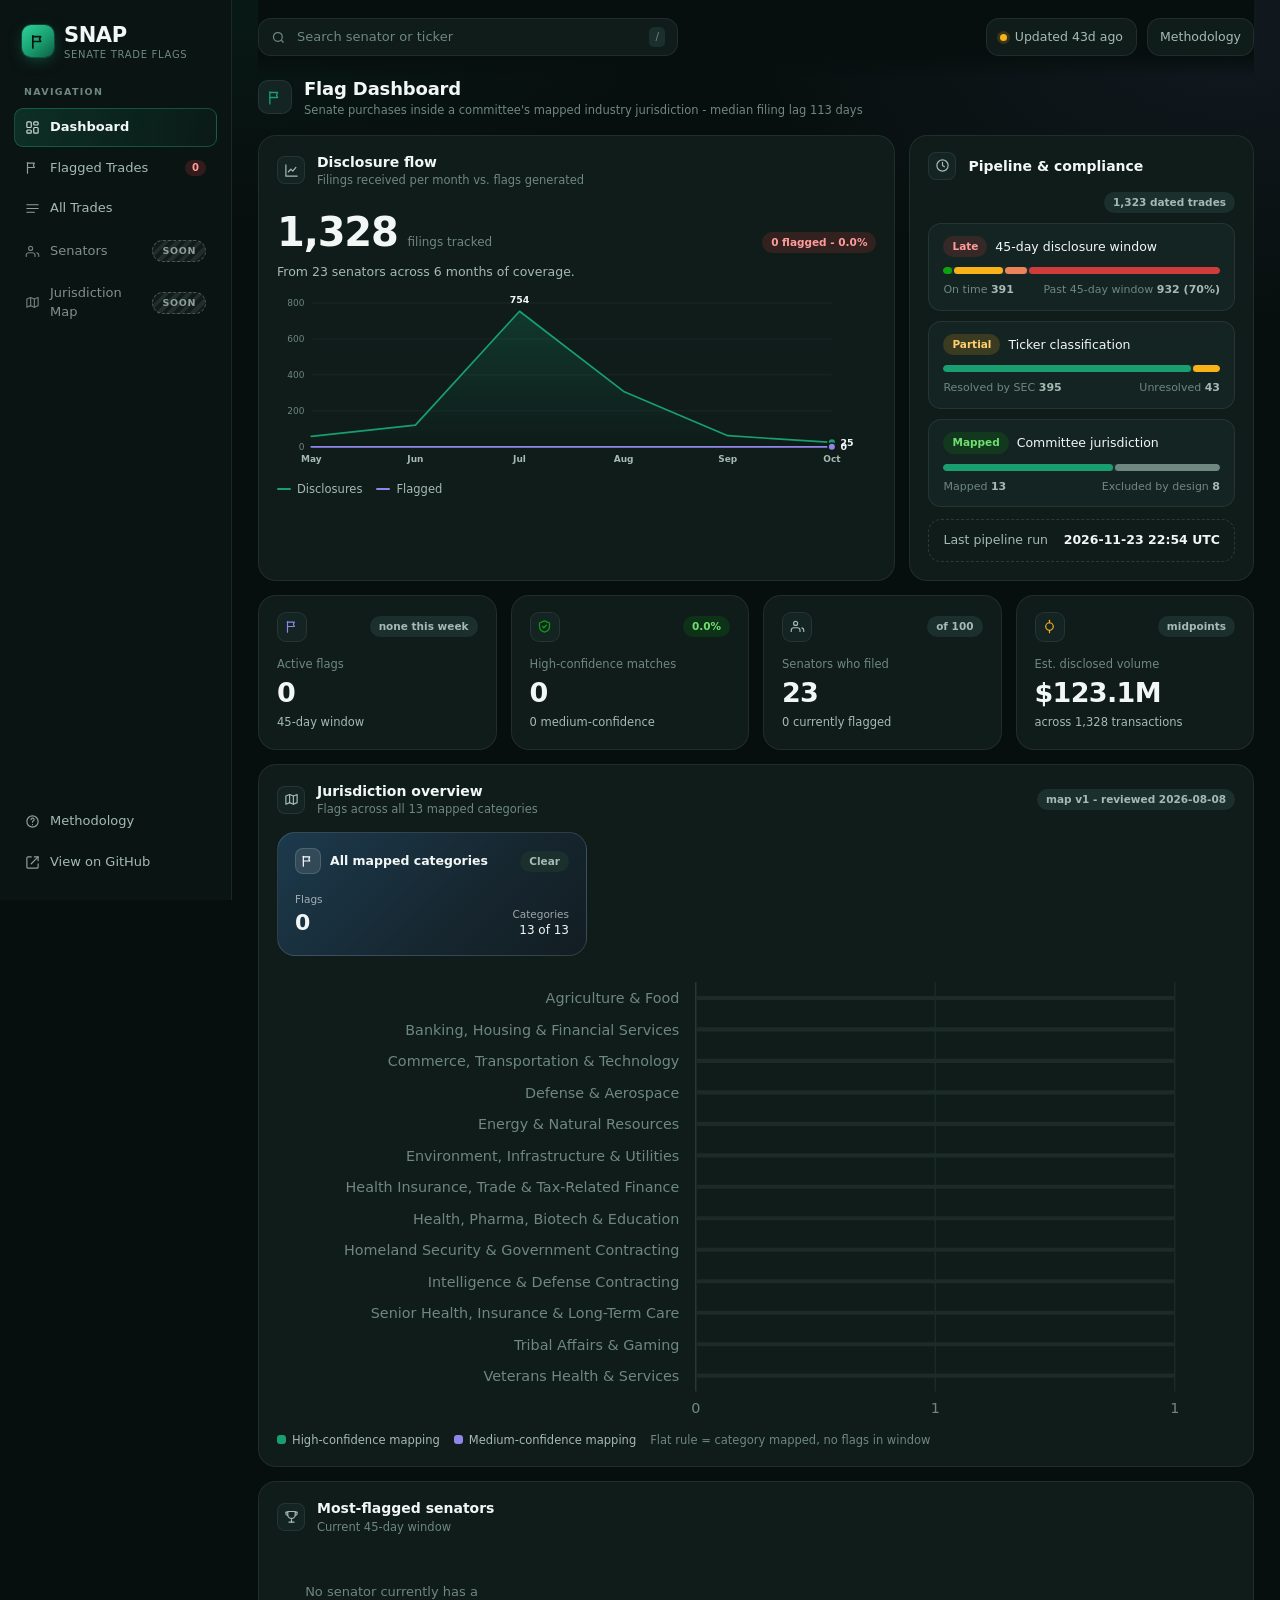
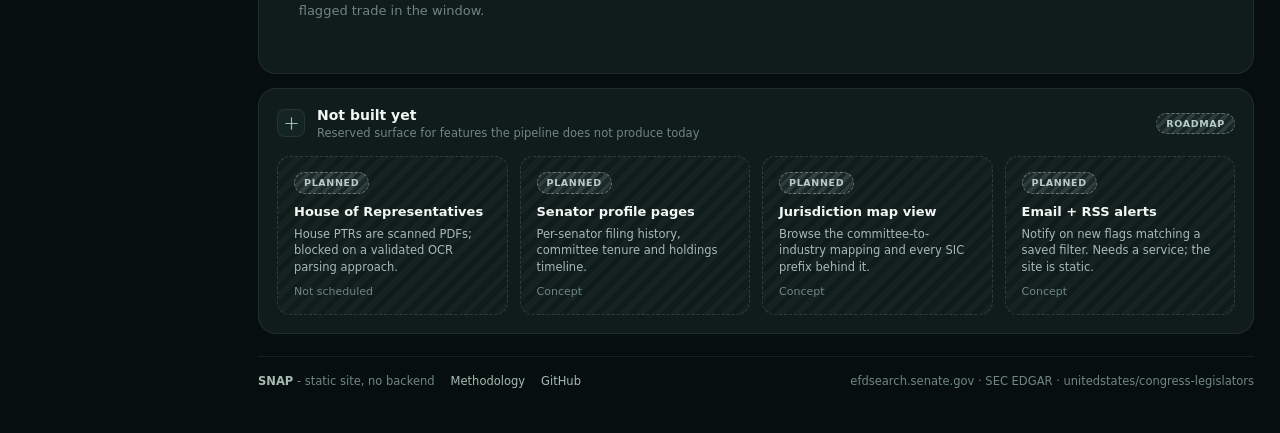
<file: docs/index.html>
<!doctype html>
<html lang="en">
<head>
  <meta charset="utf-8" />
  <meta name="viewport" content="width=device-width, initial-scale=1" />
  <title>SNAP - Senate trade flags</title>
  <meta name="description" content="SNAP flags US Senate stock trades that fall within the industry jurisdiction of a committee the trading senator sits on." />
  <link rel="stylesheet" href="styles.css" />
</head>
<body>
<div class="app">

  <!-- ------------------------------------------------------------ rail --- -->
  <aside class="rail">
    <a class="rail-brand" href="index.html">
      <span class="rail-mark">
        <svg width="17" height="17" viewBox="0 0 24 24" fill="none" stroke="#04150f" stroke-width="2.4" stroke-linecap="round" stroke-linejoin="round" aria-hidden="true">
          <path d="M4 21V4"/><path d="M4 5h11l-1.6 3.5L15 12H4"/>
        </svg>
      </span>
      <span class="rail-word">SNAP<span>Senate trade flags</span></span>
    </a>

    <nav class="rail-section" aria-label="Views">
      <div class="rail-label">Navigation</div>
      <button class="rail-item" id="nav-dashboard" data-view="dashboard" aria-current="page">
        <svg width="15" height="15" viewBox="0 0 24 24" fill="none" stroke="currentColor" stroke-width="1.9" aria-hidden="true"><rect x="3" y="3" width="7" height="9" rx="1.5"/><rect x="14" y="3" width="7" height="5" rx="1.5"/><rect x="14" y="12" width="7" height="9" rx="1.5"/><rect x="3" y="16" width="7" height="5" rx="1.5"/></svg>
        <span class="n">Dashboard</span>
      </button>
      <button class="rail-item" id="nav-flagged" data-view="flagged">
        <svg width="15" height="15" viewBox="0 0 24 24" fill="none" stroke="currentColor" stroke-width="1.9" stroke-linecap="round" stroke-linejoin="round" aria-hidden="true"><path d="M4 21V4"/><path d="M4 5h11l-1.6 3.5L15 12H4"/></svg>
        <span class="n">Flagged Trades</span>
        <span class="rail-badge" id="nav-flag-count"></span>
      </button>
      <button class="rail-item" id="nav-all" data-view="all">
        <svg width="15" height="15" viewBox="0 0 24 24" fill="none" stroke="currentColor" stroke-width="1.9" stroke-linecap="round" stroke-linejoin="round" aria-hidden="true"><path d="M3 6h18"/><path d="M3 12h18"/><path d="M3 18h12"/></svg>
        <span class="n">All Trades</span>
      </button>
      <div class="rail-item" data-planned title="Planned - not built yet">
        <svg width="15" height="15" viewBox="0 0 24 24" fill="none" stroke="currentColor" stroke-width="1.9" stroke-linecap="round" stroke-linejoin="round" aria-hidden="true"><path d="M16 20v-2a4 4 0 0 0-4-4H6a4 4 0 0 0-4 4v2"/><circle cx="9" cy="7" r="3.2"/><path d="M22 20v-2a4 4 0 0 0-3-3.9"/></svg>
        <span class="n">Senators</span>
        <span class="chip chip-planned">Soon</span>
      </div>
      <div class="rail-item" data-planned title="Planned - not built yet">
        <svg width="15" height="15" viewBox="0 0 24 24" fill="none" stroke="currentColor" stroke-width="1.9" stroke-linecap="round" stroke-linejoin="round" aria-hidden="true"><path d="M9 4 3 6.5v13L9 17l6 2.5 6-2.5v-13L15 6.5Z"/><path d="M9 4v13"/><path d="M15 6.5v13"/></svg>
        <span class="n">Jurisdiction Map</span>
        <span class="chip chip-planned">Soon</span>
      </div>
    </nav>

    <div class="rail-foot">
      <a class="rail-item" href="methodology.html">
        <svg width="15" height="15" viewBox="0 0 24 24" fill="none" stroke="currentColor" stroke-width="1.9" stroke-linecap="round" stroke-linejoin="round" aria-hidden="true"><circle cx="12" cy="12" r="9"/><path d="M9.6 9a2.5 2.5 0 1 1 3.4 2.3c-.7.3-1 .9-1 1.7"/><path d="M12 17h.01"/></svg>
        <span class="n">Methodology</span>
      </a>
      <a class="rail-item" id="repo-link" href="https://github.com/ryanlafav/senate-stock-watch" target="_blank" rel="noopener">
        <svg width="15" height="15" viewBox="0 0 24 24" fill="none" stroke="currentColor" stroke-width="1.9" stroke-linecap="round" stroke-linejoin="round" aria-hidden="true"><path d="M15 3h6v6"/><path d="M10 14 21 3"/><path d="M21 14v5a2 2 0 0 1-2 2H5a2 2 0 0 1-2-2V5a2 2 0 0 1 2-2h5"/></svg>
        <span class="n">View on GitHub</span>
      </a>
    </div>
  </aside>

  <!-- ------------------------------------------------------------ main --- -->
  <div class="main">

    <div class="topbar">
      <label class="search" for="filter-search">
        <svg width="15" height="15" viewBox="0 0 24 24" fill="none" stroke="currentColor" stroke-width="2" aria-hidden="true"><circle cx="11" cy="11" r="7"/><path d="m20 20-3.5-3.5"/></svg>
        <input type="text" id="filter-search" placeholder="Search senator or ticker" autocomplete="off" />
        <span class="kbd">/</span>
      </label>
      <div class="top-tools">
        <span class="status-pill" id="meta-row"><span class="dot"></span><span>Loading data...</span></span>
        <a class="pill-btn" href="methodology.html">Methodology</a>
      </div>
    </div>

    <!-- ===================================================== dashboard === -->
    <section id="view-dashboard">
      <div class="page-title">
        <span class="ico">
          <svg width="17" height="17" viewBox="0 0 24 24" fill="none" stroke="var(--series-1)" stroke-width="1.9" stroke-linecap="round" stroke-linejoin="round" aria-hidden="true"><path d="M4 21V4"/><path d="M4 5h11l-1.6 3.5L15 12H4"/></svg>
        </span>
        <div>
          <h1>Flag Dashboard</h1>
          <p id="dash-subtitle">Senate purchases inside a committee's mapped industry jurisdiction</p>
        </div>
      </div>

      <div class="grid g-hero">
        <section class="card">
          <div class="card-head">
            <span class="ico">
              <svg width="15" height="15" viewBox="0 0 24 24" fill="none" stroke="var(--ink-2)" stroke-width="1.9" stroke-linecap="round" stroke-linejoin="round" aria-hidden="true"><path d="M3 3v18h18"/><path d="m7 14 4-4 3 3 5-6"/></svg>
            </span>
            <div>
              <h2>Disclosure flow</h2>
              <p>Filings received per month vs. flags generated</p>
            </div>
          </div>

          <div class="hero-figure-row">
            <span class="hero-figure" id="hero-trades">-</span>
            <span class="hero-unit">filings tracked</span>
            <span class="chip chip-crit" id="hero-flag-share" style="margin-left:auto"></span>
          </div>
          <p class="hero-sub" id="hero-sub"></p>

          <figure class="chart" id="chart-flow">
            <div class="tooltip" id="tt-flow" role="status"></div>
          </figure>

          <div class="legend" style="margin-top:12px">
            <span class="key"><span class="swatch line" style="background:var(--series-1)"></span>Disclosures</span>
            <span class="key"><span class="swatch line" style="background:var(--series-2)"></span>Flagged</span>
          </div>
        </section>

        <section class="card">
          <div class="card-head">
            <span class="ico">
              <svg width="15" height="15" viewBox="0 0 24 24" fill="none" stroke="var(--ink-2)" stroke-width="1.9" stroke-linecap="round" stroke-linejoin="round" aria-hidden="true"><circle cx="12" cy="12" r="9"/><path d="M12 7v5l3 2"/></svg>
            </span>
            <div><h2>Pipeline &amp; compliance</h2></div>
            <div class="right"><span class="chip chip-mute" id="lag-sample"></span></div>
          </div>

          <div class="meter-block">
            <div class="mh">
              <span class="chip chip-crit" id="lag-verdict">-</span>
              <span>45-day disclosure window</span>
            </div>
            <div class="track" id="lag-track"></div>
            <div class="meter-foot" id="lag-foot"></div>
          </div>

          <div class="meter-block">
            <div class="mh">
              <span class="chip chip-warn" id="sic-verdict">-</span>
              <span>Ticker classification</span>
            </div>
            <div class="track" id="sic-track"></div>
            <div class="meter-foot" id="sic-foot"></div>
          </div>

          <div class="meter-block">
            <div class="mh">
              <span class="chip chip-good">Mapped</span>
              <span>Committee jurisdiction</span>
            </div>
            <div class="track" id="map-track"></div>
            <div class="meter-foot" id="map-foot"></div>
          </div>

          <div class="callout">
            <span>Last pipeline run</span>
            <b id="last-run">-</b>
          </div>
        </section>
      </div>

      <div class="grid g-4 mt" id="stat-tiles"></div>

      <section class="card mt">
        <div class="card-head">
          <span class="ico">
            <svg width="15" height="15" viewBox="0 0 24 24" fill="none" stroke="var(--ink-2)" stroke-width="1.9" stroke-linecap="round" stroke-linejoin="round" aria-hidden="true"><path d="M9 4 3 6.5v13L9 17l6 2.5 6-2.5v-13L15 6.5Z"/><path d="M9 4v13"/><path d="M15 6.5v13"/></svg>
          </span>
          <div>
            <h2>Jurisdiction overview</h2>
            <p id="cat-subtitle">Where flags are concentrating across the mapped categories</p>
          </div>
          <div class="right"><span class="chip chip-mute" id="map-version"></span></div>
        </div>

        <div class="grid g-3" id="cat-features" style="margin-top:14px"></div>

        <figure class="chart" id="chart-cats" style="margin-top:18px">
          <div class="tooltip" id="tt-cats" role="status"></div>
        </figure>
        <div class="legend" style="margin-top:10px">
          <span class="key"><span class="swatch" style="background:var(--series-1)"></span>High-confidence mapping</span>
          <span class="key"><span class="swatch" style="background:var(--series-2)"></span>Medium-confidence mapping</span>
          <span class="key muted">Flat rule = category mapped, no flags in window</span>
        </div>
      </section>

      <section class="card mt" id="leaderboard-card">
        <div class="card-head">
          <span class="ico">
            <svg width="15" height="15" viewBox="0 0 24 24" fill="none" stroke="var(--ink-2)" stroke-width="1.9" stroke-linecap="round" stroke-linejoin="round" aria-hidden="true"><path d="M8 21h8"/><path d="M12 17v4"/><path d="M6 4h12v5a6 6 0 0 1-12 0Z"/><path d="M18 5h3v2a3 3 0 0 1-3 3"/><path d="M6 5H3v2a3 3 0 0 0 3 3"/></svg>
          </span>
          <div>
            <h2>Most-flagged senators</h2>
            <p id="leaderboard-sub">Current disclosure window</p>
          </div>
        </div>
        <div class="grid g-4" id="leaderboard" style="margin-top:14px"></div>
      </section>

      <section class="card mt">
        <div class="card-head">
          <span class="ico">
            <svg width="15" height="15" viewBox="0 0 24 24" fill="none" stroke="var(--ink-2)" stroke-width="1.9" stroke-linecap="round" stroke-linejoin="round" aria-hidden="true"><path d="M12 3v18"/><path d="M3 12h18"/></svg>
          </span>
          <div>
            <h2>Not built yet</h2>
            <p>Reserved surface for features the pipeline does not produce today</p>
          </div>
          <div class="right"><span class="chip chip-planned">Roadmap</span></div>
        </div>
        <div class="planned-grid">
          <div class="planned-card">
            <span class="chip chip-planned">Planned</span>
            <h3>House of Representatives</h3>
            <p>House PTRs are scanned PDFs; blocked on a validated OCR parsing approach.</p>
            <div class="eta">Not scheduled</div>
          </div>
          <div class="planned-card">
            <span class="chip chip-planned">Planned</span>
            <h3>Senator profile pages</h3>
            <p>Per-senator filing history, committee tenure and holdings timeline.</p>
            <div class="eta">Concept</div>
          </div>
          <div class="planned-card">
            <span class="chip chip-planned">Planned</span>
            <h3>Jurisdiction map view</h3>
            <p>Browse the committee-to-industry mapping and every SIC prefix behind it.</p>
            <div class="eta">Concept</div>
          </div>
          <div class="planned-card">
            <span class="chip chip-planned">Planned</span>
            <h3>Email + RSS alerts</h3>
            <p>Notify on new flags matching a saved filter. Needs a service; the site is static.</p>
            <div class="eta">Concept</div>
          </div>
        </div>
      </section>
    </section>

    <!-- ======================================================== tables === -->
    <section id="view-table" hidden>
      <div class="page-title">
        <span class="ico">
          <svg width="17" height="17" viewBox="0 0 24 24" fill="none" stroke="var(--series-1)" stroke-width="1.9" stroke-linecap="round" stroke-linejoin="round" aria-hidden="true"><path d="M3 6h18"/><path d="M3 12h18"/><path d="M3 18h18"/></svg>
        </span>
        <div>
          <h1 id="table-title">Flagged Trades</h1>
          <p id="table-subtitle">Click any row for the full match rationale and the original filing</p>
        </div>
        <div class="seg" role="tablist">
          <button id="tab-flagged" data-view="flagged" role="tab" aria-selected="true">Flagged</button>
          <button id="tab-all" data-view="all" role="tab" aria-selected="false">All trades</button>
        </div>
      </div>

      <section class="card">
        <div class="filters" id="filter-bar">
          <select id="filter-committee" aria-label="Filter by committee">
            <option value="">All committees</option>
          </select>
          <select id="filter-party" aria-label="Filter by party">
            <option value="">All parties</option>
            <option value="D">Democrat</option>
            <option value="R">Republican</option>
            <option value="I">Independent</option>
          </select>
          <select id="filter-state" aria-label="Filter by state">
            <option value="">All states</option>
          </select>
          <label class="filter-checkbox">
            <input type="checkbox" id="filter-confidence" />
            High-confidence only
          </label>
          <span class="result-count" id="result-count"></span>
        </div>

        <div class="table-scroll">
          <table id="data-table">
            <thead id="table-head"></thead>
            <tbody id="table-body"></tbody>
          </table>
        </div>
        <div class="loading-state" id="loading-state">Loading...</div>
        <div class="empty-state" id="empty-state" hidden></div>
        <div class="error-state" id="error-state" hidden></div>

        <div class="notice">
          <svg width="15" height="15" viewBox="0 0 24 24" fill="none" stroke="var(--warning)" stroke-width="2" stroke-linecap="round" aria-hidden="true"><circle cx="12" cy="12" r="9"/><path d="M12 8v5"/><path d="M12 16h.01"/></svg>
          <span><b>A flag is not an accusation of wrongdoing.</b> It marks a topical overlap between a
          disclosed purchase and a committee the senator sits on. Amounts are filed as ranges, so
          every dollar figure here is a midpoint estimate. See
          <a href="methodology.html">Methodology &amp; limitations</a>.</span>
        </div>
      </section>
    </section>

    <footer class="site-footer">
      <span><b style="color:var(--ink-2)">SNAP</b> - static site, no backend</span>
      <a href="methodology.html">Methodology</a>
      <a href="https://github.com/ryanlafav/senate-stock-watch" target="_blank" rel="noopener">GitHub</a>
      <span class="spacer">efdsearch.senate.gov &middot; SEC EDGAR &middot; unitedstates/congress-legislators</span>
    </footer>

  </div>
</div>

<dialog id="detail-modal">
  <div class="modal-inner" id="modal-body"></div>
</dialog>

<script src="js/format.js"></script>
<script src="js/data.js"></script>
<script src="js/charts.js"></script>
<script src="js/table.js"></script>
<script src="js/filters.js"></script>
<script src="js/detail.js"></script>
<script src="js/dashboard.js"></script>
<script src="js/state.js"></script>
<script src="js/app.js"></script>
</body>
</html>
</file>
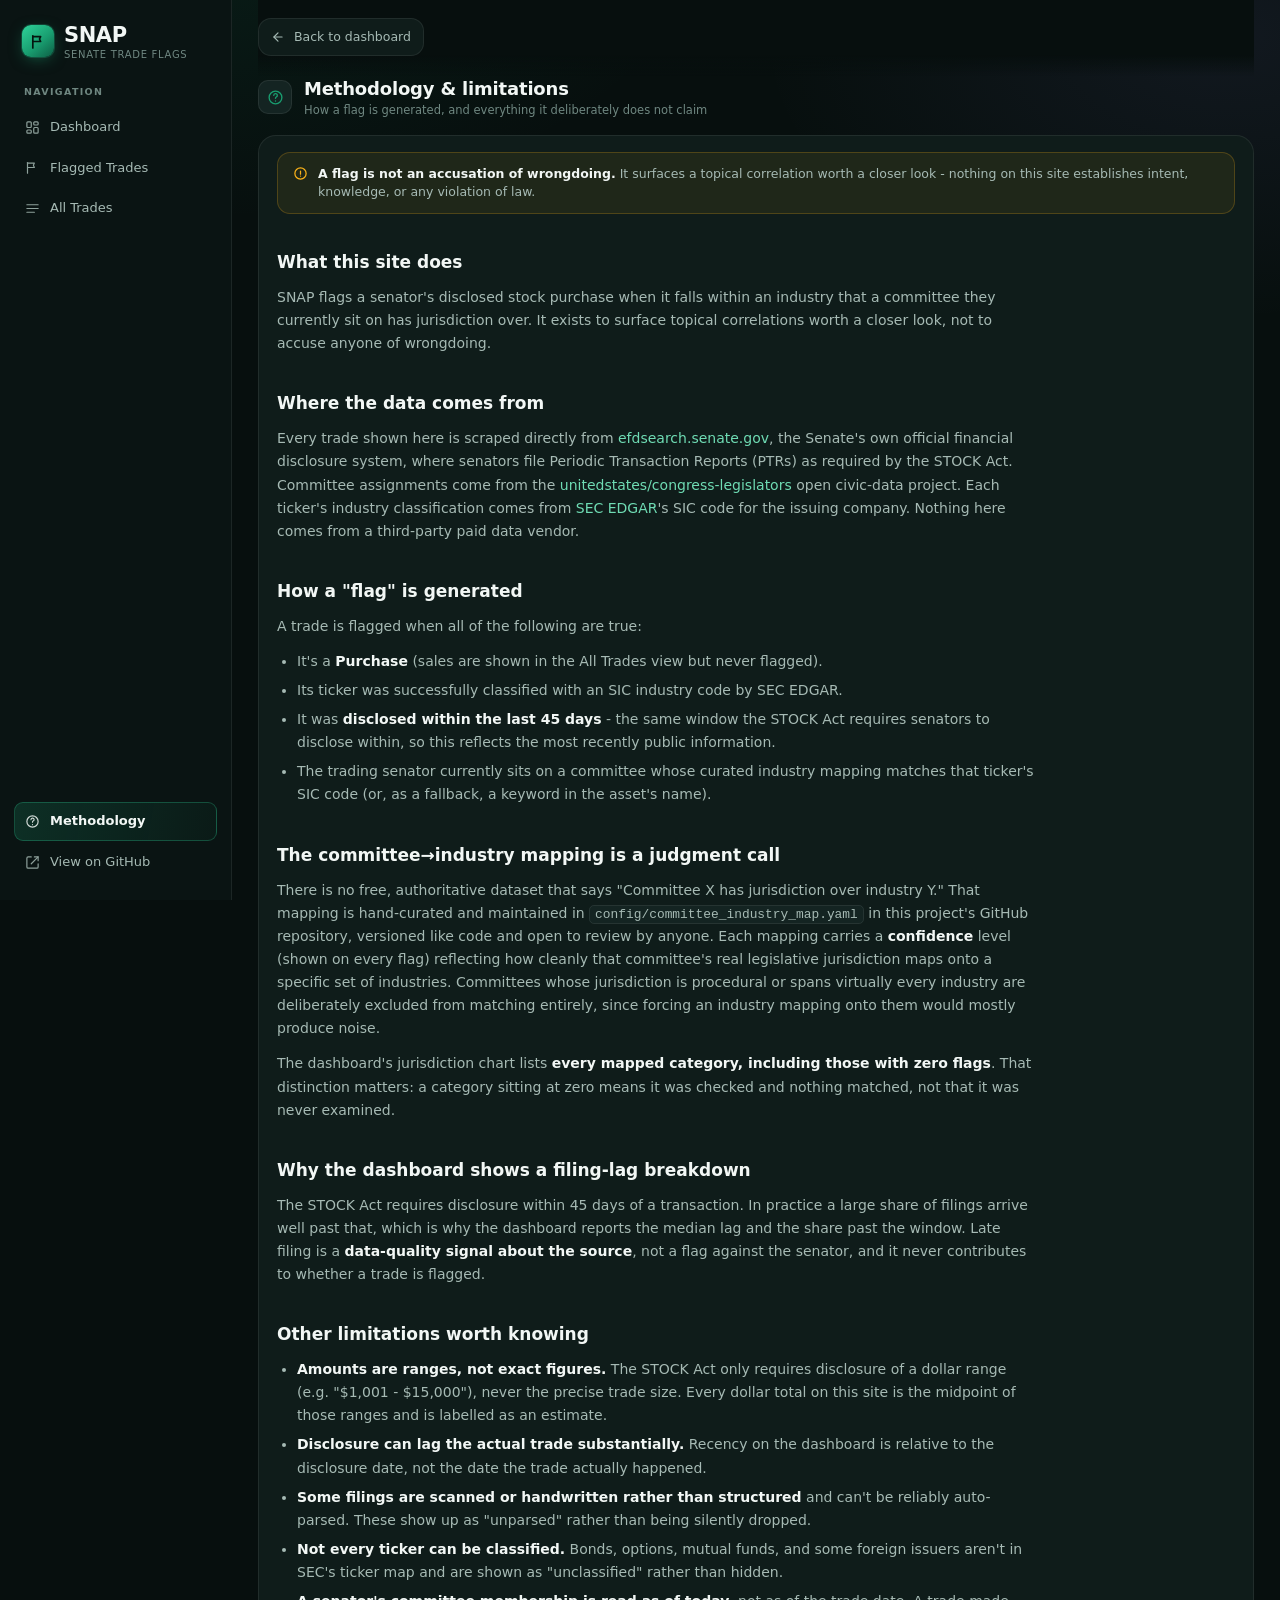
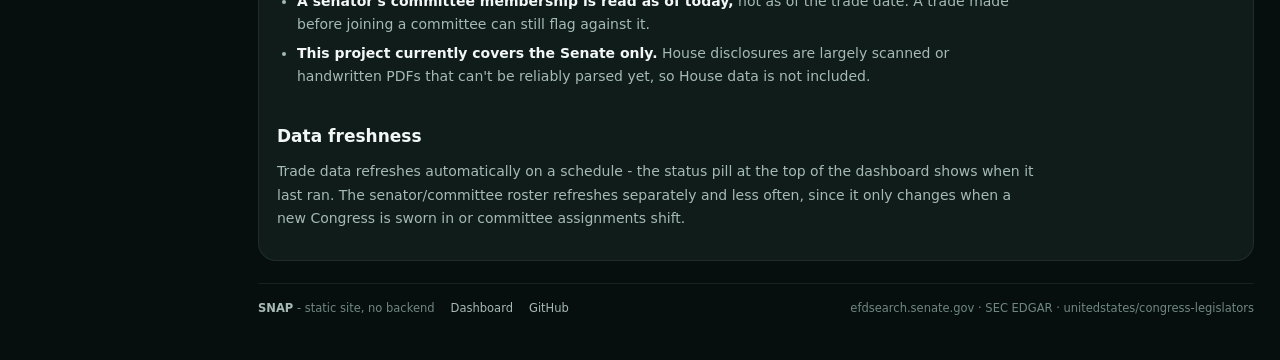
<file: docs/methodology.html>
<!doctype html>
<html lang="en">
<head>
  <meta charset="utf-8" />
  <meta name="viewport" content="width=device-width, initial-scale=1" />
  <title>Methodology &amp; limitations - SNAP</title>
  <meta name="description" content="How SNAP matches Senate stock purchases to committee jurisdiction, and where that matching falls short." />
  <link rel="stylesheet" href="styles.css" />
</head>
<body>
<div class="app">

  <aside class="rail">
    <a class="rail-brand" href="index.html">
      <span class="rail-mark">
        <svg width="17" height="17" viewBox="0 0 24 24" fill="none" stroke="#04150f" stroke-width="2.4" stroke-linecap="round" stroke-linejoin="round" aria-hidden="true">
          <path d="M4 21V4"/><path d="M4 5h11l-1.6 3.5L15 12H4"/>
        </svg>
      </span>
      <span class="rail-word">SNAP<span>Senate trade flags</span></span>
    </a>

    <nav class="rail-section" aria-label="Views">
      <div class="rail-label">Navigation</div>
      <a class="rail-item" href="index.html">
        <svg width="15" height="15" viewBox="0 0 24 24" fill="none" stroke="currentColor" stroke-width="1.9" aria-hidden="true"><rect x="3" y="3" width="7" height="9" rx="1.5"/><rect x="14" y="3" width="7" height="5" rx="1.5"/><rect x="14" y="12" width="7" height="9" rx="1.5"/><rect x="3" y="16" width="7" height="5" rx="1.5"/></svg>
        <span class="n">Dashboard</span>
      </a>
      <a class="rail-item" href="index.html">
        <svg width="15" height="15" viewBox="0 0 24 24" fill="none" stroke="currentColor" stroke-width="1.9" stroke-linecap="round" stroke-linejoin="round" aria-hidden="true"><path d="M4 21V4"/><path d="M4 5h11l-1.6 3.5L15 12H4"/></svg>
        <span class="n">Flagged Trades</span>
      </a>
      <a class="rail-item" href="index.html">
        <svg width="15" height="15" viewBox="0 0 24 24" fill="none" stroke="currentColor" stroke-width="1.9" stroke-linecap="round" stroke-linejoin="round" aria-hidden="true"><path d="M3 6h18"/><path d="M3 12h18"/><path d="M3 18h12"/></svg>
        <span class="n">All Trades</span>
      </a>
    </nav>

    <div class="rail-foot">
      <a class="rail-item" href="methodology.html" aria-current="page">
        <svg width="15" height="15" viewBox="0 0 24 24" fill="none" stroke="currentColor" stroke-width="1.9" stroke-linecap="round" stroke-linejoin="round" aria-hidden="true"><circle cx="12" cy="12" r="9"/><path d="M9.6 9a2.5 2.5 0 1 1 3.4 2.3c-.7.3-1 .9-1 1.7"/><path d="M12 17h.01"/></svg>
        <span class="n">Methodology</span>
      </a>
      <a class="rail-item" href="https://github.com/ryanlafav/senate-stock-watch" target="_blank" rel="noopener">
        <svg width="15" height="15" viewBox="0 0 24 24" fill="none" stroke="currentColor" stroke-width="1.9" stroke-linecap="round" stroke-linejoin="round" aria-hidden="true"><path d="M15 3h6v6"/><path d="M10 14 21 3"/><path d="M21 14v5a2 2 0 0 1-2 2H5a2 2 0 0 1-2-2V5a2 2 0 0 1 2-2h5"/></svg>
        <span class="n">View on GitHub</span>
      </a>
    </div>
  </aside>

  <div class="main">
    <div class="topbar">
      <a class="pill-btn" href="index.html">
        <svg width="14" height="14" viewBox="0 0 24 24" fill="none" stroke="currentColor" stroke-width="2" stroke-linecap="round" stroke-linejoin="round" aria-hidden="true"><path d="M19 12H5"/><path d="m12 19-7-7 7-7"/></svg>
        Back to dashboard
      </a>
    </div>

    <div class="page-title">
      <span class="ico">
        <svg width="17" height="17" viewBox="0 0 24 24" fill="none" stroke="var(--series-1)" stroke-width="1.9" stroke-linecap="round" stroke-linejoin="round" aria-hidden="true"><circle cx="12" cy="12" r="9"/><path d="M9.6 9a2.5 2.5 0 1 1 3.4 2.3c-.7.3-1 .9-1 1.7"/><path d="M12 17h.01"/></svg>
      </span>
      <div>
        <h1>Methodology &amp; limitations</h1>
        <p>How a flag is generated, and everything it deliberately does not claim</p>
      </div>
    </div>

    <section class="card">
      <div class="notice" style="margin-top:0">
        <svg width="15" height="15" viewBox="0 0 24 24" fill="none" stroke="var(--warning)" stroke-width="2" stroke-linecap="round" aria-hidden="true"><circle cx="12" cy="12" r="9"/><path d="M12 8v5"/><path d="M12 16h.01"/></svg>
        <span><b>A flag is not an accusation of wrongdoing.</b> It surfaces a topical correlation
        worth a closer look - nothing on this site establishes intent, knowledge, or any
        violation of law.</span>
      </div>

      <article class="prose" style="margin-top:22px">
        <h2>What this site does</h2>
        <p>
          SNAP flags a senator's disclosed stock purchase when it falls within an industry that a
          committee they currently sit on has jurisdiction over. It exists to surface topical
          correlations worth a closer look, not to accuse anyone of wrongdoing.
        </p>

        <h2>Where the data comes from</h2>
        <p>
          Every trade shown here is scraped directly from
          <a href="https://efdsearch.senate.gov/search/" target="_blank" rel="noopener">efdsearch.senate.gov</a>,
          the Senate's own official financial disclosure system, where senators file Periodic Transaction
          Reports (PTRs) as required by the STOCK Act. Committee assignments come from the
          <a href="https://github.com/unitedstates/congress-legislators" target="_blank" rel="noopener">unitedstates/congress-legislators</a>
          open civic-data project. Each ticker's industry classification comes from
          <a href="https://www.sec.gov/" target="_blank" rel="noopener">SEC EDGAR</a>'s SIC code for the
          issuing company. Nothing here comes from a third-party paid data vendor.
        </p>

        <h2>How a "flag" is generated</h2>
        <p>A trade is flagged when all of the following are true:</p>
        <ul>
          <li>It's a <strong>Purchase</strong> (sales are shown in the All Trades view but never flagged).</li>
          <li>Its ticker was successfully classified with an SIC industry code by SEC EDGAR.</li>
          <li>It was <strong>disclosed within the last 45 days</strong> - the same window the STOCK Act
              requires senators to disclose within, so this reflects the most recently public information.</li>
          <li>The trading senator currently sits on a committee whose curated industry mapping matches that
              ticker's SIC code (or, as a fallback, a keyword in the asset's name).</li>
        </ul>

        <h2>The committee&rarr;industry mapping is a judgment call</h2>
        <p>
          There is no free, authoritative dataset that says "Committee X has jurisdiction over industry Y."
          That mapping is hand-curated and maintained in
          <code>config/committee_industry_map.yaml</code> in this project's GitHub repository, versioned like
          code and open to review by anyone. Each mapping carries a <strong>confidence</strong> level (shown
          on every flag) reflecting how cleanly that committee's real legislative jurisdiction maps onto a
          specific set of industries. Committees whose jurisdiction is procedural or spans virtually every
          industry are deliberately excluded from matching entirely, since forcing an industry mapping onto
          them would mostly produce noise.
        </p>
        <p>
          The dashboard's jurisdiction chart lists <strong>every mapped category, including those with zero
          flags</strong>. That distinction matters: a category sitting at zero means it was checked and
          nothing matched, not that it was never examined.
        </p>

        <h2>Why the dashboard shows a filing-lag breakdown</h2>
        <p>
          The STOCK Act requires disclosure within 45 days of a transaction. In practice a large share of
          filings arrive well past that, which is why the dashboard reports the median lag and the share
          past the window. Late filing is a <strong>data-quality signal about the source</strong>, not a
          flag against the senator, and it never contributes to whether a trade is flagged.
        </p>

        <h2>Other limitations worth knowing</h2>
        <ul>
          <li><strong>Amounts are ranges, not exact figures.</strong> The STOCK Act only requires disclosure
              of a dollar range (e.g. "$1,001 - $15,000"), never the precise trade size. Every dollar total
              on this site is the midpoint of those ranges and is labelled as an estimate.</li>
          <li><strong>Disclosure can lag the actual trade substantially.</strong> Recency on the dashboard
              is relative to the disclosure date, not the date the trade actually happened.</li>
          <li><strong>Some filings are scanned or handwritten rather than structured</strong> and can't be
              reliably auto-parsed. These show up as "unparsed" rather than being silently dropped.</li>
          <li><strong>Not every ticker can be classified.</strong> Bonds, options, mutual funds, and some
              foreign issuers aren't in SEC's ticker map and are shown as "unclassified" rather than hidden.</li>
          <li><strong>A senator's committee membership is read as of today,</strong> not as of the trade
              date. A trade made before joining a committee can still flag against it.</li>
          <li><strong>This project currently covers the Senate only.</strong> House disclosures are largely
              scanned or handwritten PDFs that can't be reliably parsed yet, so House data is not included.</li>
        </ul>

        <h2>Data freshness</h2>
        <p>
          Trade data refreshes automatically on a schedule - the status pill at the top of the dashboard
          shows when it last ran. The senator/committee roster refreshes separately and less often, since it
          only changes when a new Congress is sworn in or committee assignments shift.
        </p>
      </article>
    </section>

    <footer class="site-footer">
      <span><b style="color:var(--ink-2)">SNAP</b> - static site, no backend</span>
      <a href="index.html">Dashboard</a>
      <a href="https://github.com/ryanlafav/senate-stock-watch" target="_blank" rel="noopener">GitHub</a>
      <span class="spacer">efdsearch.senate.gov &middot; SEC EDGAR &middot; unitedstates/congress-legislators</span>
    </footer>
  </div>
</div>
</body>
</html>
</file>
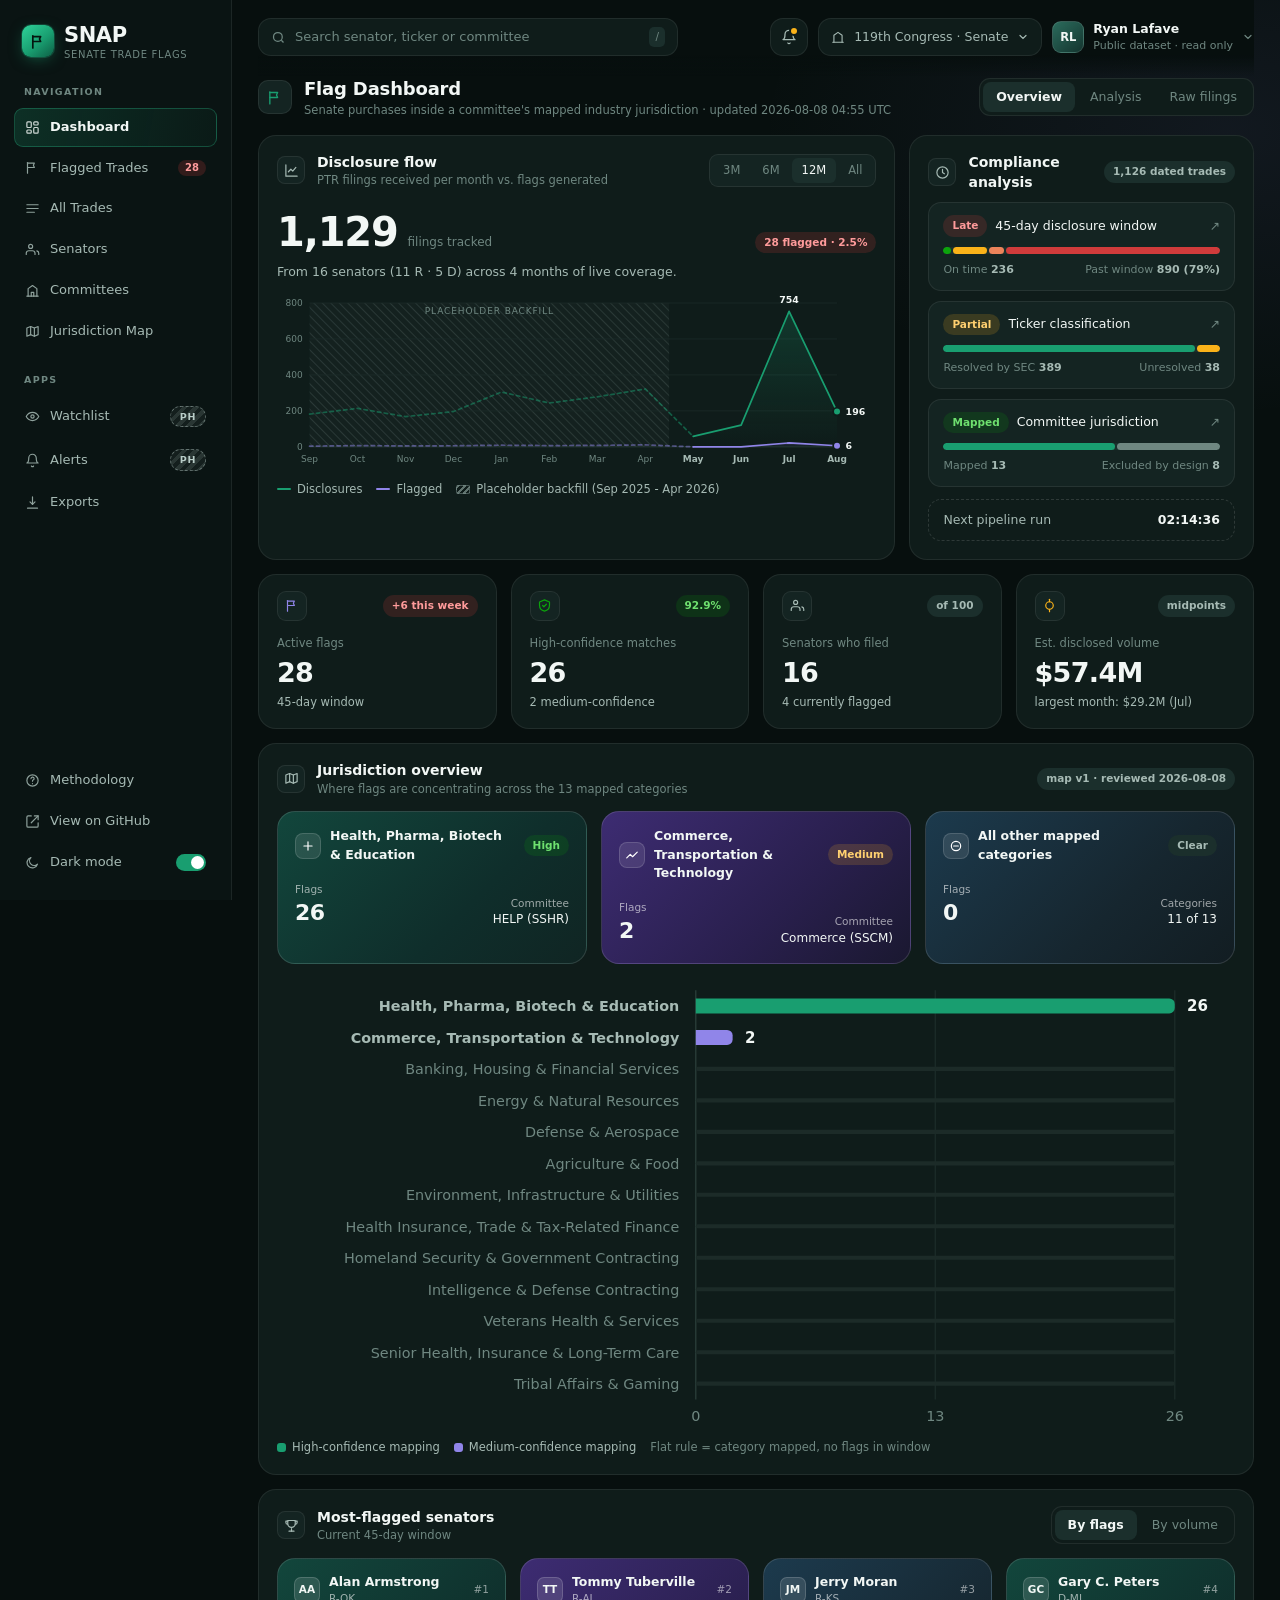
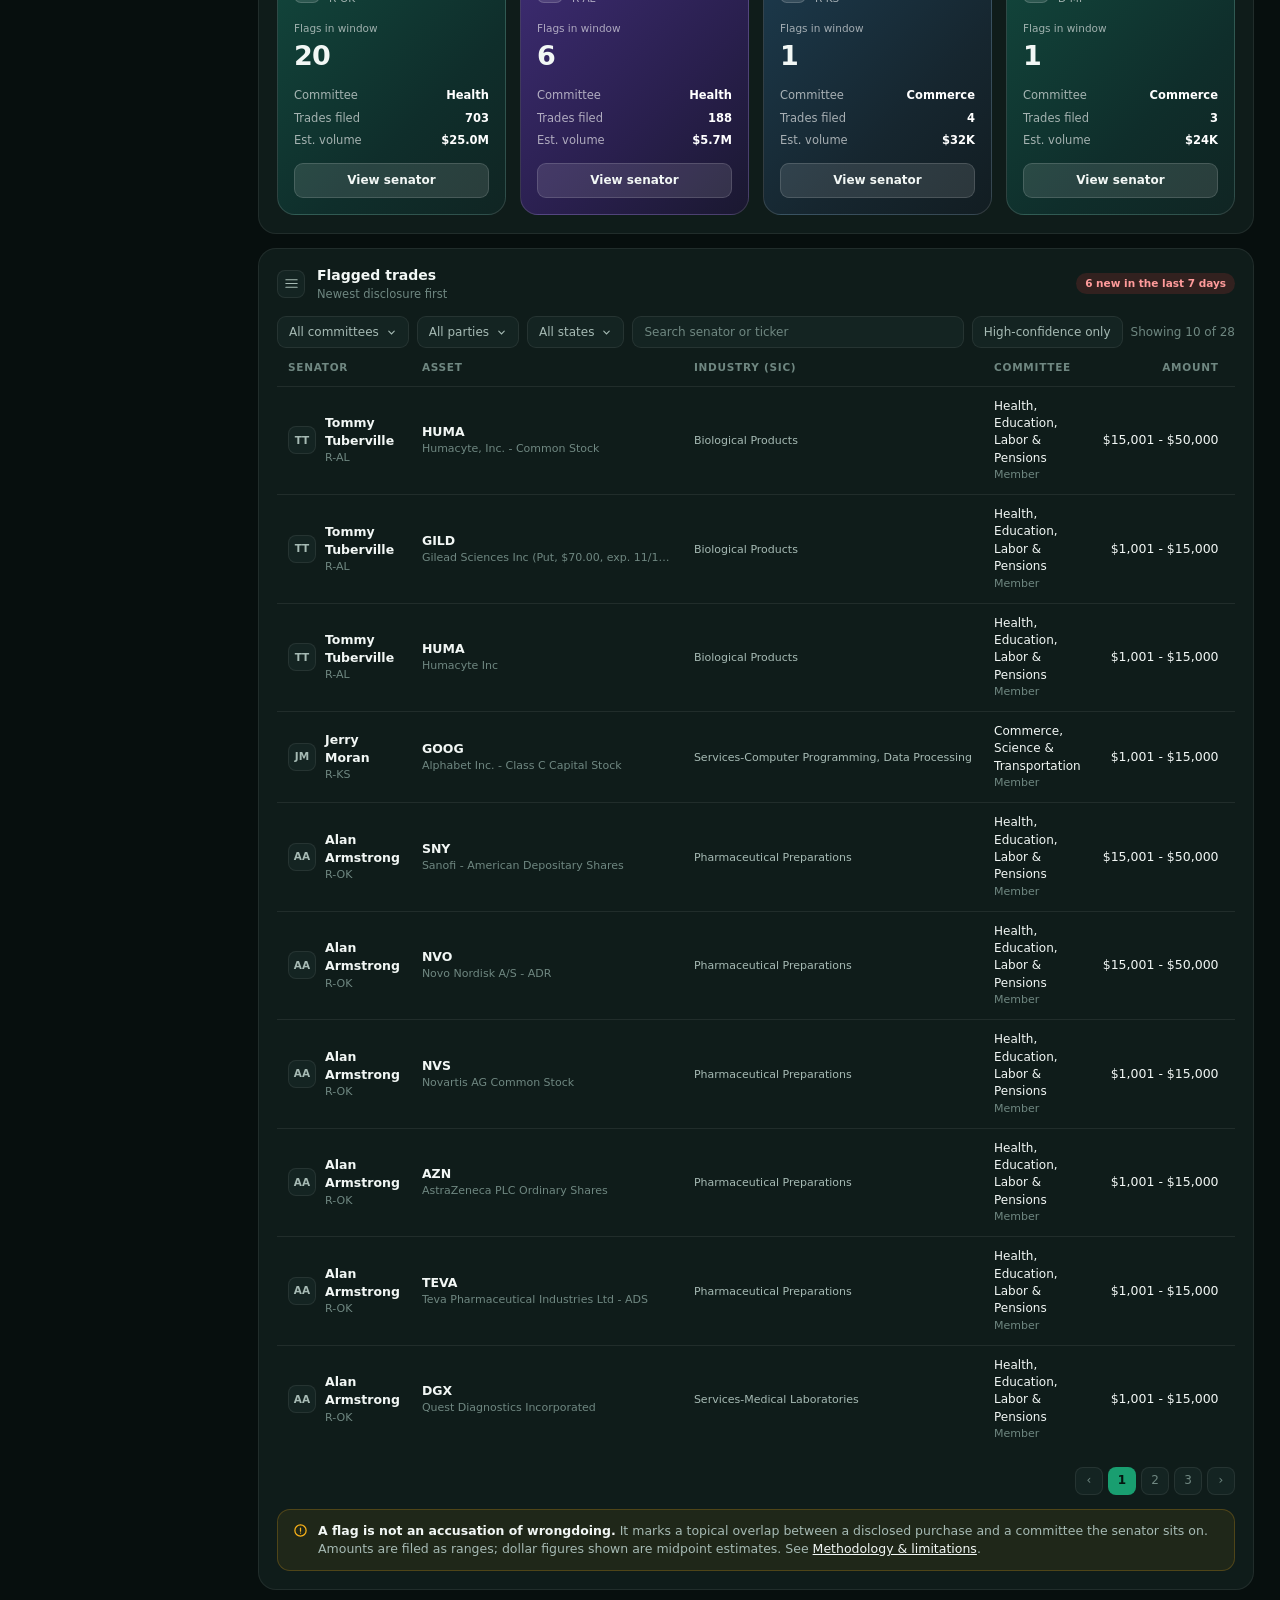
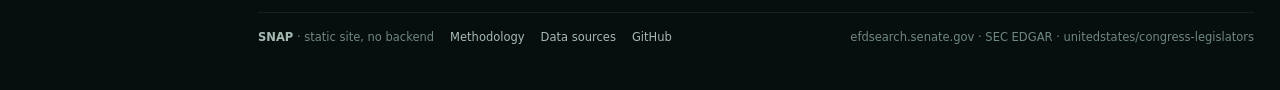
<file: design/mockups/iteration-b.html>
<!doctype html>
<html lang="en" data-mockup="b">
<head>
<meta charset="utf-8" />
<meta name="viewport" content="width=device-width, initial-scale=1" />
<title>SNAP - Iteration B (Dark)</title>
<style>
:root {
  color-scheme: dark;

  /* Surfaces */
  --plane:      #070f0e;
  --rail:       #0a1413;
  --surface:    #0f1c1a;
  --surface-2:  #142422;
  --surface-3:  #1b2f2c;

  /* Ink */
  --ink:        #f2f7f5;
  --ink-2:      #a6bab4;
  --ink-3:      #6f8781;

  /* Lines */
  --hair:       rgba(255,255,255,0.075);
  --hair-2:     rgba(255,255,255,0.13);
  --grid:       #1c2b28;
  --axis:       #2a3d39;

  /* Series (validated: dark, surface #0f1c1a) */
  --series-1:   #199e70;   /* disclosures */
  --series-2:   #9085e9;   /* flagged */

  /* Status */
  --good:       #0ca30c;
  --warning:    #fab219;
  --serious:    #ec835a;
  --critical:   #d03b3b;
  --ph:         #7b8f8a;

  /* Feature gradients */
  --grad-teal:   linear-gradient(135deg, #12463c 0%, #0f2e2b 62%, #102523 100%);
  --grad-violet: linear-gradient(135deg, #3d2c72 0%, #291f4d 60%, #1a1830 100%);
  --grad-steel:  linear-gradient(135deg, #1c3a4d 0%, #16262f 62%, #121d22 100%);

  --radius-lg: 18px;
  --radius:    13px;
  --radius-sm: 9px;

  font-family: system-ui, -apple-system, "Segoe UI", sans-serif;
}

* { box-sizing: border-box; }
html, body { margin: 0; padding: 0; }
body {
  background:
    radial-gradient(900px 520px at 14% -10%, rgba(25,158,112,0.10), transparent 60%),
    radial-gradient(760px 460px at 96% 4%, rgba(144,133,233,0.08), transparent 62%),
    var(--plane);
  color: var(--ink);
  font-size: 14px;
  line-height: 1.45;
  -webkit-font-smoothing: antialiased;
}
h1,h2,h3,h4,p { margin: 0; }
button { font: inherit; color: inherit; cursor: pointer; background: none; border: none; }

.app { display: grid; grid-template-columns: 232px minmax(0, 1fr); min-height: 100vh; }

/* ---------------------------------------------------------------- rail --- */

.rail {
  background: var(--rail);
  border-right: 1px solid var(--hair);
  padding: 20px 14px 18px;
  display: flex; flex-direction: column; gap: 22px;
  position: sticky; top: 0; height: 100vh;
}
.rail-brand { display: flex; align-items: center; gap: 10px; padding: 0 8px; }
.rail-mark {
  width: 32px; height: 32px; border-radius: 9px;
  display: grid; place-items: center;
  background: linear-gradient(140deg, #2fd39a, #199e70 55%, #0d5f45);
  box-shadow: 0 0 0 1px rgba(47,211,154,0.2), 0 4px 16px -4px rgba(25,158,112,0.6);
}
.rail-word { font-size: 21px; font-weight: 720; letter-spacing: -0.02em; }
.rail-word span { font-size: 10px; font-weight: 500; color: var(--ink-3); display: block; letter-spacing: 0.07em; text-transform: uppercase; margin-top: -2px; }

.rail-section { display: grid; gap: 2px; }
.rail-label {
  font-size: 9.5px; font-weight: 650; letter-spacing: 0.14em;
  text-transform: uppercase; color: var(--ink-3);
  padding: 0 10px 7px;
}
.rail-item {
  display: flex; align-items: center; gap: 10px;
  width: 100%; text-align: left;
  padding: 9px 10px; border-radius: var(--radius-sm);
  font-size: 13px; color: var(--ink-2);
  border: 1px solid transparent;
}
.rail-item:hover { background: rgba(255,255,255,0.04); color: var(--ink); }
.rail-item[aria-current="page"] {
  background: linear-gradient(100deg, rgba(25,158,112,0.20), rgba(25,158,112,0.05));
  border-color: rgba(47,211,154,0.28);
  color: var(--ink); font-weight: 570;
}
.rail-item svg { flex: none; opacity: 0.85; }
.rail-item .n { flex: 1; }
.rail-badge {
  font-size: 10px; font-weight: 640;
  padding: 1px 7px; border-radius: 999px;
  background: rgba(208,59,59,0.2); color: #ff9b9b;
}
.rail-foot { margin-top: auto; display: grid; gap: 2px; }
.toggle {
  margin-left: auto; width: 30px; height: 17px; border-radius: 999px;
  background: var(--series-1); position: relative; flex: none;
}
.toggle::after {
  content: ""; position: absolute; top: 2px; right: 2px;
  width: 13px; height: 13px; border-radius: 50%; background: #fff;
}

/* --------------------------------------------------------------- shell --- */

.main { min-width: 0; padding: 0 26px 44px; }

.topbar {
  display: flex; align-items: center; gap: 14px;
  padding: 18px 0 20px;
  position: sticky; top: 0; z-index: 20;
  background: linear-gradient(var(--plane) 72%, transparent);
}
.search {
  flex: 1 1 auto; max-width: 420px;
  display: flex; align-items: center; gap: 9px;
  height: 38px; padding: 0 12px;
  border-radius: var(--radius);
  background: var(--surface); border: 1px solid var(--hair);
  color: var(--ink-3); font-size: 13px;
}
.search .kbd {
  margin-left: auto; font-size: 10.5px; padding: 2px 6px;
  border-radius: 5px; background: var(--surface-3); color: var(--ink-3);
}
.top-tools { margin-left: auto; display: flex; align-items: center; gap: 10px; }
.pill-btn {
  display: flex; align-items: center; gap: 9px;
  height: 38px; padding: 0 12px;
  border-radius: var(--radius);
  background: var(--surface); border: 1px solid var(--hair);
  font-size: 12.5px; color: var(--ink-2);
}
.pill-btn:hover { border-color: var(--hair-2); }
.icon-btn {
  width: 38px; height: 38px; display: grid; place-items: center;
  border-radius: var(--radius);
  background: var(--surface); border: 1px solid var(--hair);
  color: var(--ink-2); position: relative;
}
.icon-btn .pip {
  position: absolute; top: 9px; right: 10px;
  width: 6px; height: 6px; border-radius: 50%; background: var(--warning);
  box-shadow: 0 0 0 2px var(--surface);
}
.user { display: flex; align-items: center; gap: 9px; }
.user .av {
  width: 32px; height: 32px; border-radius: 9px;
  background: linear-gradient(140deg, #2b6b5c, #14352f);
  border: 1px solid var(--hair-2);
  display: grid; place-items: center; font-size: 11.5px; font-weight: 650;
}
.user .nm { font-size: 12.5px; font-weight: 570; }
.user .em { font-size: 11px; color: var(--ink-3); }

.page-title { display: flex; align-items: center; gap: 12px; margin-bottom: 16px; }
.page-title .ico {
  width: 34px; height: 34px; border-radius: 10px;
  display: grid; place-items: center;
  background: var(--surface-2); border: 1px solid var(--hair);
}
.page-title h1 { font-size: 18px; font-weight: 620; letter-spacing: -0.01em; }
.seg {
  margin-left: auto; display: flex; gap: 2px; padding: 3px;
  background: var(--surface); border: 1px solid var(--hair); border-radius: 11px;
}
.seg button {
  padding: 6px 13px; border-radius: 8px; font-size: 12.5px; color: var(--ink-3);
}
.seg button[aria-pressed="true"] { background: var(--surface-3); color: var(--ink); font-weight: 570; }

/* --------------------------------------------------------------- cards --- */

.grid { display: grid; gap: 14px; }
.g-hero { grid-template-columns: minmax(0, 1.85fr) minmax(0, 1fr); }
.g-4 { grid-template-columns: repeat(4, minmax(0,1fr)); }
.g-3 { grid-template-columns: repeat(3, minmax(0,1fr)); }
.mt { margin-top: 14px; }

.card {
  background: var(--surface);
  border: 1px solid var(--hair);
  border-radius: var(--radius-lg);
  padding: 16px 18px 18px;
  min-width: 0;
}
.card-head { display: flex; align-items: center; gap: 12px; }
.card-head .ico {
  width: 28px; height: 28px; border-radius: 8px; flex: none;
  display: grid; place-items: center;
  background: var(--surface-2); border: 1px solid var(--hair);
}
.card-head h2 { font-size: 14px; font-weight: 600; }
.card-head p { font-size: 11.5px; color: var(--ink-3); }
.card-head .right { margin-left: auto; display: flex; align-items: center; gap: 8px; }

.chip {
  display: inline-flex; align-items: center; gap: 5px;
  padding: 3px 9px; border-radius: 999px;
  font-size: 10.5px; font-weight: 620; white-space: nowrap;
}
.chip-good  { background: rgba(12,163,12,0.16);  color: #6fe06f; }
.chip-warn  { background: rgba(250,178,25,0.16); color: #ffd070; }
.chip-crit  { background: rgba(208,59,59,0.18);  color: #ff9b9b; }
.chip-mute  { background: var(--surface-3); color: var(--ink-2); }
.chip-ph {
  background: repeating-linear-gradient(135deg, rgba(123,143,138,0.28) 0 4px, rgba(123,143,138,0.09) 4px 8px);
  color: #b9cdc8; border: 1px dashed rgba(185,205,200,0.42);
  text-transform: uppercase; letter-spacing: 0.07em; font-size: 9.5px;
}

/* Hero */
.hero-figure-row { display: flex; align-items: baseline; gap: 10px; margin-top: 14px; }
.hero-figure { font-size: 40px; font-weight: 700; letter-spacing: -0.03em; }
.hero-unit { font-size: 12px; color: var(--ink-3); }
.hero-sub { font-size: 12.5px; color: var(--ink-2); margin-top: 2px; }

.range-tabs { display: flex; gap: 2px; padding: 3px; background: var(--surface-2); border-radius: 9px; border: 1px solid var(--hair); }
.range-tabs button { padding: 4px 10px; border-radius: 6px; font-size: 11.5px; color: var(--ink-3); }
.range-tabs button[aria-pressed="true"] { background: var(--surface-3); color: var(--ink); }

.legend { display: flex; gap: 14px; align-items: center; flex-wrap: wrap; font-size: 11.5px; color: var(--ink-2); }
.legend .key { display: inline-flex; align-items: center; gap: 6px; }
.swatch { width: 9px; height: 9px; border-radius: 3px; flex: none; }
.swatch.line { width: 14px; height: 2px; border-radius: 2px; }
.swatch.ph {
  width: 14px; height: 9px; border-radius: 2px;
  background: repeating-linear-gradient(135deg, rgba(123,143,138,0.75) 0 2px, transparent 2px 4.5px);
  border: 1px solid rgba(123,143,138,0.55);
}

.chart { position: relative; margin-top: 10px; }
.chart svg { display: block; width: 100%; height: auto; overflow: visible; }
.tick { font-size: 10.5px; fill: var(--ink-3); }
.tick-strong { font-size: 10.5px; fill: var(--ink-2); font-weight: 560; }
.gridline { stroke: var(--grid); stroke-width: 1; }
.baseline { stroke: var(--axis); stroke-width: 1; }
.dlabel { font-size: 11px; fill: var(--ink); font-weight: 620; }

.tooltip {
  position: absolute; pointer-events: none; opacity: 0;
  transform: translate(-50%, -100%);
  background: #06110f; border: 1px solid var(--hair-2);
  border-radius: 10px; padding: 8px 11px;
  font-size: 12px; line-height: 1.45;
  box-shadow: 0 12px 30px rgba(0,0,0,0.6);
  transition: opacity .12s ease; z-index: 6; white-space: nowrap;
}
.tooltip .tt-t { font-weight: 640; margin-bottom: 4px; }
.tooltip .tt-r { display: flex; align-items: center; gap: 7px; color: var(--ink-2); }
.tooltip .tt-r b { margin-left: auto; color: var(--ink); font-variant-numeric: tabular-nums; }

/* Meters (right hero card) */
.meter-block {
  background: var(--surface-2); border: 1px solid var(--hair);
  border-radius: var(--radius); padding: 12px 14px; margin-top: 10px;
}
.meter-block .mh { display: flex; align-items: center; gap: 8px; font-size: 12.5px; }
.meter-block .mh .arrow { margin-left: auto; color: var(--ink-3); }
.track { height: 7px; border-radius: 999px; background: var(--surface-3); margin-top: 10px; overflow: hidden; display: flex; gap: 2px; }
.track > i { display: block; height: 100%; border-radius: 999px; }
.meter-foot { display: flex; justify-content: space-between; font-size: 11px; color: var(--ink-3); margin-top: 8px; }
.meter-foot b { color: var(--ink-2); font-variant-numeric: tabular-nums; }
.countdown {
  display: flex; align-items: center; justify-content: space-between;
  margin-top: 12px; padding: 11px 14px;
  border-radius: var(--radius); border: 1px dashed var(--hair-2);
  font-size: 12.5px; color: var(--ink-2);
}
.countdown b { color: var(--ink); font-variant-numeric: tabular-nums; }

/* Stat tiles */
.stat .ico {
  width: 30px; height: 30px; border-radius: 9px;
  display: grid; place-items: center;
  background: var(--surface-2); border: 1px solid var(--hair);
}
.stat .k { font-size: 11.5px; color: var(--ink-3); margin-top: 14px; }
.stat .v { font-size: 27px; font-weight: 690; letter-spacing: -0.025em; margin-top: 1px; }
.stat .d { font-size: 11.5px; color: var(--ink-2); margin-top: 2px; }
.stat .row1 { display: flex; align-items: center; justify-content: space-between; }

/* Gradient feature cards */
.feature {
  border-radius: var(--radius-lg);
  padding: 15px 17px 16px;
  border: 1px solid var(--hair-2);
  position: relative; overflow: hidden;
}
.feature.teal   { background: var(--grad-teal); }
.feature.violet { background: var(--grad-violet); }
.feature.steel  { background: var(--grad-steel); }
.feature .fh { display: flex; align-items: center; gap: 9px; }
.feature .fh .ico {
  width: 26px; height: 26px; border-radius: 8px; flex: none;
  display: grid; place-items: center;
  background: rgba(255,255,255,0.10); border: 1px solid rgba(255,255,255,0.14);
}
.feature .fh h3 { font-size: 12.5px; font-weight: 600; }
.feature .fh .tag { margin-left: auto; }
.feature .body { display: flex; align-items: flex-end; justify-content: space-between; gap: 12px; margin-top: 18px; }
.feature .body .k { font-size: 10.5px; color: rgba(255,255,255,0.6); }
.feature .body .v { font-size: 22px; font-weight: 680; letter-spacing: -0.02em; }
.feature .body .r { text-align: right; }

/* Leaderboard cards */
.lb { border-radius: var(--radius-lg); padding: 14px 16px 16px; border: 1px solid var(--hair-2); }
.lb .head { display: flex; align-items: center; gap: 9px; }
.lb .head .av {
  width: 26px; height: 26px; border-radius: 7px;
  background: rgba(255,255,255,0.12); border: 1px solid rgba(255,255,255,0.16);
  display: grid; place-items: center; font-size: 10.5px; font-weight: 650;
}
.lb .head .nm { font-size: 12.5px; font-weight: 600; }
.lb .head .rank { margin-left: auto; font-size: 10.5px; color: rgba(255,255,255,0.55); }
.lb .k { font-size: 10.5px; color: rgba(255,255,255,0.6); margin-top: 14px; }
.lb .v { font-size: 27px; font-weight: 700; letter-spacing: -0.025em; }
.lb .rows { margin-top: 12px; display: grid; gap: 6px; font-size: 11.5px; }
.lb .rows div { display: flex; justify-content: space-between; color: rgba(255,255,255,0.62); }
.lb .rows div b { color: #fff; font-weight: 560; font-variant-numeric: tabular-nums; }
.lb .cta {
  margin-top: 14px; width: 100%; text-align: center;
  padding: 8px; border-radius: 9px; font-size: 12px; font-weight: 570;
  background: rgba(255,255,255,0.11); border: 1px solid rgba(255,255,255,0.14);
}
.lb .cta:hover { background: rgba(255,255,255,0.18); }

/* Filters + table */
.filters { display: flex; gap: 8px; align-items: center; flex-wrap: wrap; margin-top: 14px; }
.control {
  height: 32px; padding: 0 11px; border-radius: 9px;
  background: var(--surface-2); border: 1px solid var(--hair);
  font-size: 12px; color: var(--ink-2);
  display: inline-flex; align-items: center; gap: 7px;
}
.control.grow { flex: 1 1 180px; min-width: 150px; color: var(--ink-3); }
.filters .count { margin-left: auto; font-size: 12px; color: var(--ink-3); }

.table-scroll { overflow-x: auto; margin-top: 12px; }
table { width: 100%; border-collapse: collapse; font-size: 12.5px; }
thead th {
  text-align: left; font-size: 10.5px; font-weight: 620;
  letter-spacing: 0.07em; text-transform: uppercase; color: var(--ink-3);
  padding: 0 11px 10px; white-space: nowrap; border-bottom: 1px solid var(--hair);
}
tbody td { padding: 11px; border-bottom: 1px solid var(--hair); vertical-align: middle; }
tbody tr:last-child td { border-bottom: none; }
tbody tr:hover { background: rgba(255,255,255,0.028); }
.sen { display: flex; align-items: center; gap: 9px; }
.sen .av {
  width: 28px; height: 28px; border-radius: 8px; flex: none;
  display: grid; place-items: center; font-size: 10.5px; font-weight: 640;
  background: var(--surface-2); border: 1px solid var(--hair); color: var(--ink-2);
}
.sen .nm { font-weight: 570; }
.sen .st { font-size: 11px; color: var(--ink-3); }
.tk { font-weight: 650; font-variant-numeric: tabular-nums; }
.sub { font-size: 11px; color: var(--ink-3); max-width: 250px; overflow: hidden; text-overflow: ellipsis; white-space: nowrap; }
.num { font-variant-numeric: tabular-nums; white-space: nowrap; }
.pager { display: flex; align-items: center; gap: 5px; margin-top: 14px; justify-content: flex-end; }
.pager button {
  min-width: 28px; height: 28px; padding: 0 8px; border-radius: 8px;
  font-size: 12px; color: var(--ink-3);
  background: var(--surface-2); border: 1px solid var(--hair);
}
.pager button[aria-current="true"] { background: var(--series-1); border-color: transparent; color: #04150f; font-weight: 640; }

.notice {
  margin-top: 14px; display: flex; gap: 10px; align-items: flex-start;
  padding: 12px 15px; border-radius: var(--radius);
  background: rgba(250,178,25,0.07); border: 1px solid rgba(250,178,25,0.22);
  font-size: 12.5px; color: var(--ink-2);
}
.notice b { color: var(--ink); }

footer {
  margin-top: 22px; padding-top: 16px; border-top: 1px solid var(--hair);
  display: flex; gap: 16px; flex-wrap: wrap; align-items: center;
  font-size: 11.5px; color: var(--ink-3);
}
footer a { color: var(--ink-2); text-decoration: none; }
footer a:hover { text-decoration: underline; }

@media (max-width: 1180px) {
  .g-hero, .g-4, .g-3 { grid-template-columns: repeat(2, minmax(0,1fr)); }
}
@media (max-width: 860px) {
  .app { grid-template-columns: minmax(0,1fr); }
  .rail { display: none; }
  .g-hero, .g-4, .g-3 { grid-template-columns: minmax(0,1fr); }
  .main { padding: 0 16px 40px; }
}
</style>
</head>
<body>
<div class="app">

  <!-- ------------------------------------------------------------ rail --- -->
  <aside class="rail">
    <div class="rail-brand">
      <div class="rail-mark">
        <svg width="17" height="17" viewBox="0 0 24 24" fill="none" stroke="#04150f" stroke-width="2.4" stroke-linecap="round" stroke-linejoin="round">
          <path d="M4 21V4"/><path d="M4 5h11l-1.6 3.5L15 12H4"/>
        </svg>
      </div>
      <div class="rail-word">SNAP<span>Senate trade flags</span></div>
    </div>

    <div class="rail-section">
      <div class="rail-label">Navigation</div>
      <button class="rail-item" aria-current="page">
        <svg width="15" height="15" viewBox="0 0 24 24" fill="none" stroke="currentColor" stroke-width="1.9"><rect x="3" y="3" width="7" height="9" rx="1.5"/><rect x="14" y="3" width="7" height="5" rx="1.5"/><rect x="14" y="12" width="7" height="9" rx="1.5"/><rect x="3" y="16" width="7" height="5" rx="1.5"/></svg>
        <span class="n">Dashboard</span>
      </button>
      <button class="rail-item">
        <svg width="15" height="15" viewBox="0 0 24 24" fill="none" stroke="currentColor" stroke-width="1.9" stroke-linecap="round" stroke-linejoin="round"><path d="M4 21V4"/><path d="M4 5h11l-1.6 3.5L15 12H4"/></svg>
        <span class="n">Flagged Trades</span>
        <span class="rail-badge">28</span>
      </button>
      <button class="rail-item">
        <svg width="15" height="15" viewBox="0 0 24 24" fill="none" stroke="currentColor" stroke-width="1.9" stroke-linecap="round" stroke-linejoin="round"><path d="M3 6h18"/><path d="M3 12h18"/><path d="M3 18h12"/></svg>
        <span class="n">All Trades</span>
      </button>
      <button class="rail-item">
        <svg width="15" height="15" viewBox="0 0 24 24" fill="none" stroke="currentColor" stroke-width="1.9" stroke-linecap="round" stroke-linejoin="round"><path d="M16 20v-2a4 4 0 0 0-4-4H6a4 4 0 0 0-4 4v2"/><circle cx="9" cy="7" r="3.2"/><path d="M22 20v-2a4 4 0 0 0-3-3.9"/></svg>
        <span class="n">Senators</span>
      </button>
      <button class="rail-item">
        <svg width="15" height="15" viewBox="0 0 24 24" fill="none" stroke="currentColor" stroke-width="1.9" stroke-linecap="round" stroke-linejoin="round"><path d="M3 21h18"/><path d="M5 21V9l7-5 7 5v12"/><path d="M10 21v-6h4v6"/></svg>
        <span class="n">Committees</span>
      </button>
      <button class="rail-item">
        <svg width="15" height="15" viewBox="0 0 24 24" fill="none" stroke="currentColor" stroke-width="1.9" stroke-linecap="round" stroke-linejoin="round"><path d="M9 4 3 6.5v13L9 17l6 2.5 6-2.5v-13L15 6.5Z"/><path d="M9 4v13"/><path d="M15 6.5v13"/></svg>
        <span class="n">Jurisdiction Map</span>
      </button>
    </div>

    <div class="rail-section">
      <div class="rail-label">Apps</div>
      <button class="rail-item">
        <svg width="15" height="15" viewBox="0 0 24 24" fill="none" stroke="currentColor" stroke-width="1.9" stroke-linecap="round" stroke-linejoin="round"><path d="M2 12s3.6-6.5 10-6.5S22 12 22 12s-3.6 6.5-10 6.5S2 12 2 12Z"/><circle cx="12" cy="12" r="2.6"/></svg>
        <span class="n">Watchlist</span>
        <span class="chip chip-ph">PH</span>
      </button>
      <button class="rail-item">
        <svg width="15" height="15" viewBox="0 0 24 24" fill="none" stroke="currentColor" stroke-width="1.9" stroke-linecap="round" stroke-linejoin="round"><path d="M18 8a6 6 0 1 0-12 0c0 7-3 8-3 8h18s-3-1-3-8"/><path d="M13.7 21a2 2 0 0 1-3.4 0"/></svg>
        <span class="n">Alerts</span>
        <span class="chip chip-ph">PH</span>
      </button>
      <button class="rail-item">
        <svg width="15" height="15" viewBox="0 0 24 24" fill="none" stroke="currentColor" stroke-width="1.9" stroke-linecap="round" stroke-linejoin="round"><path d="M12 3v12"/><path d="m8 11 4 4 4-4"/><path d="M4 21h16"/></svg>
        <span class="n">Exports</span>
      </button>
    </div>

    <div class="rail-foot">
      <button class="rail-item">
        <svg width="15" height="15" viewBox="0 0 24 24" fill="none" stroke="currentColor" stroke-width="1.9" stroke-linecap="round" stroke-linejoin="round"><circle cx="12" cy="12" r="9"/><path d="M9.6 9a2.5 2.5 0 1 1 3.4 2.3c-.7.3-1 .9-1 1.7"/><path d="M12 17h.01"/></svg>
        <span class="n">Methodology</span>
      </button>
      <button class="rail-item">
        <svg width="15" height="15" viewBox="0 0 24 24" fill="none" stroke="currentColor" stroke-width="1.9" stroke-linecap="round" stroke-linejoin="round"><path d="M15 3h6v6"/><path d="M10 14 21 3"/><path d="M21 14v5a2 2 0 0 1-2 2H5a2 2 0 0 1-2-2V5a2 2 0 0 1 2-2h5"/></svg>
        <span class="n">View on GitHub</span>
      </button>
      <button class="rail-item">
        <svg width="15" height="15" viewBox="0 0 24 24" fill="none" stroke="currentColor" stroke-width="1.9" stroke-linecap="round" stroke-linejoin="round"><path d="M20 14.5A8.5 8.5 0 1 1 9.5 4a6.6 6.6 0 0 0 10.5 10.5Z"/></svg>
        <span class="n">Dark mode</span>
        <span class="toggle"></span>
      </button>
    </div>
  </aside>

  <!-- ------------------------------------------------------------ main --- -->
  <div class="main">

    <div class="topbar">
      <div class="search">
        <svg width="15" height="15" viewBox="0 0 24 24" fill="none" stroke="currentColor" stroke-width="2"><circle cx="11" cy="11" r="7"/><path d="m20 20-3.5-3.5"/></svg>
        <span>Search senator, ticker or committee</span>
        <span class="kbd">/</span>
      </div>
      <div class="top-tools">
        <button class="icon-btn"><span class="pip"></span>
          <svg width="16" height="16" viewBox="0 0 24 24" fill="none" stroke="currentColor" stroke-width="1.9" stroke-linecap="round" stroke-linejoin="round"><path d="M18 8a6 6 0 1 0-12 0c0 7-3 8-3 8h18s-3-1-3-8"/><path d="M13.7 21a2 2 0 0 1-3.4 0"/></svg>
        </button>
        <button class="pill-btn">
          <svg width="14" height="14" viewBox="0 0 24 24" fill="none" stroke="currentColor" stroke-width="1.9" stroke-linecap="round" stroke-linejoin="round"><path d="M3 21h18"/><path d="M5 21V9l7-5 7 5v12"/></svg>
          119th Congress &middot; Senate
          <svg width="12" height="12" viewBox="0 0 24 24" fill="none" stroke="currentColor" stroke-width="2.4" stroke-linecap="round"><path d="m6 9 6 6 6-6"/></svg>
        </button>
        <div class="user">
          <div class="av">RL</div>
          <div>
            <div class="nm">Ryan Lafave</div>
            <div class="em">Public dataset &middot; read only</div>
          </div>
          <svg width="12" height="12" viewBox="0 0 24 24" fill="none" stroke="var(--ink-3)" stroke-width="2.4" stroke-linecap="round"><path d="m6 9 6 6 6-6"/></svg>
        </div>
      </div>
    </div>

    <div class="page-title">
      <div class="ico">
        <svg width="17" height="17" viewBox="0 0 24 24" fill="none" stroke="var(--series-1)" stroke-width="1.9" stroke-linecap="round" stroke-linejoin="round"><path d="M4 21V4"/><path d="M4 5h11l-1.6 3.5L15 12H4"/></svg>
      </div>
      <div>
        <h1>Flag Dashboard</h1>
        <p style="font-size:11.5px;color:var(--ink-3)">Senate purchases inside a committee's mapped industry jurisdiction &middot; updated 2026-08-08 04:55 UTC</p>
      </div>
      <div class="seg">
        <button aria-pressed="true">Overview</button>
        <button>Analysis</button>
        <button>Raw filings</button>
      </div>
    </div>

    <!-- Hero row -->
    <div class="grid g-hero">
      <section class="card">
        <div class="card-head">
          <div class="ico">
            <svg width="15" height="15" viewBox="0 0 24 24" fill="none" stroke="var(--ink-2)" stroke-width="1.9" stroke-linecap="round" stroke-linejoin="round"><path d="M3 3v18h18"/><path d="m7 14 4-4 3 3 5-6"/></svg>
          </div>
          <div>
            <h2>Disclosure flow</h2>
            <p>PTR filings received per month vs. flags generated</p>
          </div>
          <div class="right">
            <div class="range-tabs">
              <button>3M</button><button>6M</button><button aria-pressed="true">12M</button><button>All</button>
            </div>
          </div>
        </div>

        <div class="hero-figure-row">
          <div class="hero-figure">1,129</div>
          <div class="hero-unit">filings tracked</div>
          <span class="chip chip-crit" style="margin-left:auto">28 flagged &middot; 2.5%</span>
        </div>
        <div class="hero-sub">From 16 senators (11 R &middot; 5 D) across 4 months of live coverage.</div>

        <div class="chart" id="chart-flow"><div class="tooltip" id="tt-flow"></div></div>

        <div class="legend" style="margin-top:12px">
          <span class="key"><span class="swatch line" style="background:var(--series-1)"></span>Disclosures</span>
          <span class="key"><span class="swatch line" style="background:var(--series-2)"></span>Flagged</span>
          <span class="key"><span class="swatch ph"></span>Placeholder backfill (Sep 2025 - Apr 2026)</span>
        </div>
      </section>

      <section class="card">
        <div class="card-head">
          <div class="ico">
            <svg width="15" height="15" viewBox="0 0 24 24" fill="none" stroke="var(--ink-2)" stroke-width="1.9" stroke-linecap="round" stroke-linejoin="round"><circle cx="12" cy="12" r="9"/><path d="M12 7v5l3 2"/></svg>
          </div>
          <div><h2>Compliance analysis</h2></div>
          <div class="right"><span class="chip chip-mute">1,126 dated trades</span></div>
        </div>

        <div class="meter-block">
          <div class="mh">
            <span class="chip chip-crit">Late</span>
            <span>45-day disclosure window</span>
            <span class="arrow">&#8599;</span>
          </div>
          <div class="track" id="lag-track"></div>
          <div class="meter-foot">
            <span>On time <b>236</b></span>
            <span>Past window <b>890 (79%)</b></span>
          </div>
        </div>

        <div class="meter-block">
          <div class="mh">
            <span class="chip chip-warn">Partial</span>
            <span>Ticker classification</span>
            <span class="arrow">&#8599;</span>
          </div>
          <div class="track">
            <i style="width:91.1%;background:var(--series-1)"></i>
            <i style="flex:1;background:var(--warning)"></i>
          </div>
          <div class="meter-foot">
            <span>Resolved by SEC <b>389</b></span>
            <span>Unresolved <b>38</b></span>
          </div>
        </div>

        <div class="meter-block">
          <div class="mh">
            <span class="chip chip-good">Mapped</span>
            <span>Committee jurisdiction</span>
            <span class="arrow">&#8599;</span>
          </div>
          <div class="track">
            <i style="width:61.9%;background:var(--series-1)"></i>
            <i style="flex:1;background:var(--ink-3)"></i>
          </div>
          <div class="meter-foot">
            <span>Mapped <b>13</b></span>
            <span>Excluded by design <b>8</b></span>
          </div>
        </div>

        <div class="countdown">
          <span>Next pipeline run</span>
          <b>02:14:36</b>
        </div>
      </section>
    </div>

    <!-- Stat tiles -->
    <div class="grid g-4 mt">
      <section class="card stat">
        <div class="row1">
          <div class="ico"><svg width="15" height="15" viewBox="0 0 24 24" fill="none" stroke="var(--series-2)" stroke-width="1.9" stroke-linecap="round" stroke-linejoin="round"><path d="M4 21V4"/><path d="M4 5h11l-1.6 3.5L15 12H4"/></svg></div>
          <span class="chip chip-crit">+6 this week</span>
        </div>
        <div class="k">Active flags</div>
        <div class="v">28</div>
        <div class="d">45-day window</div>
      </section>

      <section class="card stat">
        <div class="row1">
          <div class="ico"><svg width="15" height="15" viewBox="0 0 24 24" fill="none" stroke="var(--good)" stroke-width="1.9" stroke-linecap="round" stroke-linejoin="round"><path d="M12 3 4 6.4v5.2c0 4.5 3.4 8.2 8 9.4 4.6-1.2 8-4.9 8-9.4V6.4Z"/><path d="m9 12 2 2 4-4"/></svg></div>
          <span class="chip chip-good">92.9%</span>
        </div>
        <div class="k">High-confidence matches</div>
        <div class="v">26</div>
        <div class="d">2 medium-confidence</div>
      </section>

      <section class="card stat">
        <div class="row1">
          <div class="ico"><svg width="15" height="15" viewBox="0 0 24 24" fill="none" stroke="var(--ink-2)" stroke-width="1.9" stroke-linecap="round" stroke-linejoin="round"><path d="M16 20v-2a4 4 0 0 0-4-4H6a4 4 0 0 0-4 4v2"/><circle cx="9" cy="7" r="3.2"/><path d="M22 20v-2a4 4 0 0 0-3-3.9"/></svg></div>
          <span class="chip chip-mute">of 100</span>
        </div>
        <div class="k">Senators who filed</div>
        <div class="v">16</div>
        <div class="d">4 currently flagged</div>
      </section>

      <section class="card stat">
        <div class="row1">
          <div class="ico"><svg width="15" height="15" viewBox="0 0 24 24" fill="none" stroke="var(--warning)" stroke-width="1.9" stroke-linecap="round" stroke-linejoin="round"><path d="M12 2v4"/><path d="M12 22v-4"/><circle cx="12" cy="12" r="6"/></svg></div>
          <span class="chip chip-mute">midpoints</span>
        </div>
        <div class="k">Est. disclosed volume</div>
        <div class="v">$57.4M</div>
        <div class="d">largest month: $29.2M (Jul)</div>
      </section>
    </div>

    <!-- Jurisdiction feature cards -->
    <section class="card mt">
      <div class="card-head">
        <div class="ico">
          <svg width="15" height="15" viewBox="0 0 24 24" fill="none" stroke="var(--ink-2)" stroke-width="1.9" stroke-linecap="round" stroke-linejoin="round"><path d="M9 4 3 6.5v13L9 17l6 2.5 6-2.5v-13L15 6.5Z"/><path d="M9 4v13"/><path d="M15 6.5v13"/></svg>
        </div>
        <div>
          <h2>Jurisdiction overview</h2>
          <p>Where flags are concentrating across the 13 mapped categories</p>
        </div>
        <div class="right"><span class="chip chip-mute">map v1 &middot; reviewed 2026-08-08</span></div>
      </div>

      <div class="grid g-3" style="margin-top:14px">
        <div class="feature teal">
          <div class="fh">
            <div class="ico"><svg width="14" height="14" viewBox="0 0 24 24" fill="none" stroke="#fff" stroke-width="2" stroke-linecap="round"><path d="M12 5v14"/><path d="M5 12h14"/></svg></div>
            <h3>Health, Pharma, Biotech &amp; Education</h3>
            <span class="tag chip chip-good">High</span>
          </div>
          <div class="body">
            <div>
              <div class="k">Flags</div>
              <div class="v">26</div>
            </div>
            <div class="r">
              <div class="k">Committee</div>
              <div style="font-size:12px">HELP (SSHR)</div>
            </div>
          </div>
        </div>

        <div class="feature violet">
          <div class="fh">
            <div class="ico"><svg width="14" height="14" viewBox="0 0 24 24" fill="none" stroke="#fff" stroke-width="2" stroke-linecap="round" stroke-linejoin="round"><path d="M3 17 9 11l4 4 8-8"/></svg></div>
            <h3>Commerce, Transportation &amp; Technology</h3>
            <span class="tag chip chip-warn">Medium</span>
          </div>
          <div class="body">
            <div>
              <div class="k">Flags</div>
              <div class="v">2</div>
            </div>
            <div class="r">
              <div class="k">Committee</div>
              <div style="font-size:12px">Commerce (SSCM)</div>
            </div>
          </div>
        </div>

        <div class="feature steel">
          <div class="fh">
            <div class="ico"><svg width="14" height="14" viewBox="0 0 24 24" fill="none" stroke="#fff" stroke-width="2" stroke-linecap="round"><circle cx="12" cy="12" r="8"/><path d="M8 12h8"/></svg></div>
            <h3>All other mapped categories</h3>
            <span class="tag chip chip-mute">Clear</span>
          </div>
          <div class="body">
            <div>
              <div class="k">Flags</div>
              <div class="v">0</div>
            </div>
            <div class="r">
              <div class="k">Categories</div>
              <div style="font-size:12px">11 of 13</div>
            </div>
          </div>
        </div>
      </div>

      <div class="chart" id="chart-cats" style="margin-top:18px"><div class="tooltip" id="tt-cats"></div></div>
    </section>

    <!-- Leaderboard -->
    <section class="card mt">
      <div class="card-head">
        <div class="ico">
          <svg width="15" height="15" viewBox="0 0 24 24" fill="none" stroke="var(--ink-2)" stroke-width="1.9" stroke-linecap="round" stroke-linejoin="round"><path d="M8 21h8"/><path d="M12 17v4"/><path d="M6 4h12v5a6 6 0 0 1-12 0Z"/><path d="M18 5h3v2a3 3 0 0 1-3 3"/><path d="M6 5H3v2a3 3 0 0 0 3 3"/></svg>
        </div>
        <div>
          <h2>Most-flagged senators</h2>
          <p>Current 45-day window</p>
        </div>
        <div class="right">
          <div class="seg" style="margin:0">
            <button aria-pressed="true">By flags</button>
            <button>By volume</button>
          </div>
        </div>
      </div>
      <div class="grid g-4" id="leaderboard" style="margin-top:14px"></div>
    </section>

    <!-- Table -->
    <section class="card mt">
      <div class="card-head">
        <div class="ico">
          <svg width="15" height="15" viewBox="0 0 24 24" fill="none" stroke="var(--ink-2)" stroke-width="1.9" stroke-linecap="round" stroke-linejoin="round"><path d="M3 6h18"/><path d="M3 12h18"/><path d="M3 18h18"/></svg>
        </div>
        <div>
          <h2>Flagged trades</h2>
          <p>Newest disclosure first</p>
        </div>
        <div class="right"><span class="chip chip-crit">6 new in the last 7 days</span></div>
      </div>

      <div class="filters">
        <span class="control">All committees <svg width="11" height="11" viewBox="0 0 24 24" fill="none" stroke="currentColor" stroke-width="2.4" stroke-linecap="round"><path d="m6 9 6 6 6-6"/></svg></span>
        <span class="control">All parties <svg width="11" height="11" viewBox="0 0 24 24" fill="none" stroke="currentColor" stroke-width="2.4" stroke-linecap="round"><path d="m6 9 6 6 6-6"/></svg></span>
        <span class="control">All states <svg width="11" height="11" viewBox="0 0 24 24" fill="none" stroke="currentColor" stroke-width="2.4" stroke-linecap="round"><path d="m6 9 6 6 6-6"/></svg></span>
        <span class="control grow">Search senator or ticker</span>
        <span class="control">High-confidence only</span>
        <span class="count">Showing 10 of 28</span>
      </div>

      <div class="table-scroll">
        <table>
          <thead>
            <tr>
              <th>Senator</th><th>Asset</th><th>Industry (SIC)</th><th>Committee</th>
              <th style="text-align:right">Amount</th><th style="text-align:right">Traded</th>
              <th style="text-align:right">Disclosed</th><th>Match</th>
            </tr>
          </thead>
          <tbody id="flags-body"></tbody>
        </table>
      </div>

      <div class="pager">
        <button>&#8249;</button>
        <button aria-current="true">1</button><button>2</button><button>3</button>
        <button>&#8250;</button>
      </div>

      <div class="notice">
        <svg width="15" height="15" viewBox="0 0 24 24" fill="none" stroke="var(--warning)" stroke-width="2" stroke-linecap="round" style="flex:none;margin-top:1px"><circle cx="12" cy="12" r="9"/><path d="M12 8v5"/><path d="M12 16h.01"/></svg>
        <span><b>A flag is not an accusation of wrongdoing.</b> It marks a topical overlap between a
        disclosed purchase and a committee the senator sits on. Amounts are filed as ranges; dollar
        figures shown are midpoint estimates. See <a href="#" style="color:var(--ink)">Methodology &amp; limitations</a>.</span>
      </div>
    </section>

    <footer>
      <span><b style="color:var(--ink-2)">SNAP</b> &middot; static site, no backend</span>
      <a href="#">Methodology</a>
      <a href="#">Data sources</a>
      <a href="#">GitHub</a>
      <span style="margin-left:auto">efdsearch.senate.gov &middot; SEC EDGAR &middot; unitedstates/congress-legislators</span>
    </footer>

  </div>
</div>

<script src="data.js"></script>
<script>
(() => {
  const fmt = new Intl.NumberFormat("en-US");
  const money = (v) => v >= 1e6 ? "$" + (v / 1e6).toFixed(1) + "M"
                     : v >= 1e3 ? "$" + Math.round(v / 1e3) + "K" : "$" + v;
  const initials = (n) => n.split(" ").filter(w => w.length > 1).slice(0, 2).map(w => w[0]).join("");
  const el = (t, c, txt) => { const e = document.createElement(t); if (c) e.className = c; if (txt != null) e.textContent = txt; return e; };
  const SVGNS = "http://www.w3.org/2000/svg";
  const svgEl = (t, a) => { const e = document.createElementNS(SVGNS, t); for (const k in a) e.setAttribute(k, a[k]); return e; };

  /* --------------------------------------------------- lag track (meter) */
  function lagTrack() {
    const host = document.getElementById("lag-track");
    const colors = ["var(--good)", "var(--warning)", "var(--serious)", "var(--critical)"];
    SNAP.lag.buckets.forEach((b, i) => {
      const seg = el("i");
      seg.style.cssText = `flex:${b.count} 1 0;background:${colors[i]}`;
      seg.title = `${b.label}: ${fmt.format(b.count)} trades`;
      host.appendChild(seg);
    });
  }

  /* ------------------------------------------------------ flow line chart */
  function flowChart() {
    const host = document.getElementById("chart-flow");
    const tip = document.getElementById("tt-flow");
    const data = SNAP.months;
    const W = 700, H = 208, padL = 38, padR = 46, padT = 14, padB = 26;
    const plotW = W - padL - padR, plotH = H - padT - padB;
    const max = 800, ticks = [0, 200, 400, 600, 800];
    const x = (i) => padL + (plotW / (data.length - 1)) * i;
    const y = (v) => padT + plotH - (v / max) * plotH;
    const lastPh = data.findLastIndex(d => d.placeholder);

    const svg = svgEl("svg", { viewBox: `0 0 ${W} ${H}`, role: "img", "aria-label": "Disclosures and flags per month" });

    const defs = svgEl("defs");
    const pat = svgEl("pattern", { id: "hatchB", width: 7, height: 7, patternUnits: "userSpaceOnUse", patternTransform: "rotate(135)" });
    pat.appendChild(svgEl("line", { x1: 0, y1: 0, x2: 0, y2: 7, stroke: "rgba(123,143,138,0.30)", "stroke-width": 1.6 }));
    defs.appendChild(pat);
    ["g1", "g2"].forEach((id, k) => {
      const g = svgEl("linearGradient", { id, x1: 0, y1: 0, x2: 0, y2: 1 });
      g.appendChild(svgEl("stop", { offset: "0%", "stop-color": k ? "#9085e9" : "#199e70", "stop-opacity": 0.22 }));
      g.appendChild(svgEl("stop", { offset: "100%", "stop-color": k ? "#9085e9" : "#199e70", "stop-opacity": 0 }));
      defs.appendChild(g);
    });
    svg.appendChild(defs);

    // Placeholder region.
    const phW = x(lastPh) + (plotW / (data.length - 1)) / 2 - padL;
    svg.appendChild(svgEl("rect", { x: padL, y: padT, width: phW, height: plotH, fill: "url(#hatchB)" }));
    svg.appendChild(svgEl("rect", { x: padL, y: padT, width: phW, height: plotH, fill: "rgba(123,143,138,0.05)" }));
    const phTag = svgEl("text", { x: padL + phW / 2, y: padT + 13, "text-anchor": "middle", class: "tick" });
    phTag.textContent = "PLACEHOLDER BACKFILL";
    phTag.setAttribute("letter-spacing", "0.1em");
    svg.appendChild(phTag);

    ticks.forEach(t => {
      svg.appendChild(svgEl("line", { x1: padL, x2: W - padR, y1: y(t), y2: y(t), class: t === 0 ? "baseline" : "gridline" }));
      const lb = svgEl("text", { x: padL - 8, y: y(t) + 4, "text-anchor": "end", class: "tick" });
      lb.textContent = t === 0 ? "0" : fmt.format(t);
      svg.appendChild(lb);
    });

    const series = [
      { key: "disclosures", color: "var(--series-1)", grad: "url(#g1)", label: "Disclosures" },
      { key: "flagged", color: "var(--series-2)", grad: "url(#g2)", label: "Flagged" },
    ];

    series.forEach(s => {
      const pts = data.map((d, i) => [x(i), y(d[s.key])]);
      const line = pts.map((p, i) => (i ? "L" : "M") + p[0].toFixed(1) + " " + p[1].toFixed(1)).join(" ");
      // Area wash under the real (non-placeholder) span only.
      const realPts = pts.slice(lastPh + 1);
      if (realPts.length > 1) {
        const area = realPts.map((p, i) => (i ? "L" : "M") + p[0].toFixed(1) + " " + p[1].toFixed(1)).join(" ")
          + ` L${realPts.at(-1)[0].toFixed(1)} ${(padT + plotH)} L${realPts[0][0].toFixed(1)} ${(padT + plotH)}Z`;
        svg.appendChild(svgEl("path", { d: area, fill: s.grad }));
      }
      // Dashed over the placeholder span, solid over the real span.
      const phLine = pts.slice(0, lastPh + 2).map((p, i) => (i ? "L" : "M") + p[0].toFixed(1) + " " + p[1].toFixed(1)).join(" ");
      const realLine = pts.slice(lastPh + 1).map((p, i) => (i ? "L" : "M") + p[0].toFixed(1) + " " + p[1].toFixed(1)).join(" ");
      svg.appendChild(svgEl("path", { d: phLine, fill: "none", stroke: s.color, "stroke-width": 2, "stroke-dasharray": "4 4", opacity: 0.5, "stroke-linejoin": "round", "stroke-linecap": "round" }));
      svg.appendChild(svgEl("path", { d: realLine, fill: "none", stroke: s.color, "stroke-width": 2, "stroke-linejoin": "round", "stroke-linecap": "round" }));

      // End marker + direct label.
      const last = pts.at(-1);
      svg.appendChild(svgEl("circle", { cx: last[0], cy: last[1], r: 4.5, fill: s.color, stroke: "var(--surface)", "stroke-width": 2 }));
      const lb = svgEl("text", { x: last[0] + 10, y: last[1] + 4, class: "dlabel" });
      lb.textContent = fmt.format(data.at(-1)[s.key]);
      svg.appendChild(lb);
    });

    // Peak label on the real maximum.
    const peak = data.reduce((a, d, i) => (!d.placeholder && d.disclosures > a.v ? { v: d.disclosures, i } : a), { v: -1, i: 0 });
    const pk = svgEl("text", { x: x(peak.i), y: y(peak.v) - 10, "text-anchor": "middle", class: "dlabel" });
    pk.textContent = fmt.format(peak.v);
    svg.appendChild(pk);

    // Axis labels + crosshair hit zones.
    const crosshair = svgEl("line", { y1: padT, y2: padT + plotH, stroke: "var(--hair-2)", "stroke-width": 1, opacity: 0 });
    svg.appendChild(crosshair);

    data.forEach((d, i) => {
      const lb = svgEl("text", { x: x(i), y: H - 8, "text-anchor": "middle", class: d.placeholder ? "tick" : "tick-strong" });
      lb.textContent = d.label;
      svg.appendChild(lb);

      const band = plotW / (data.length - 1);
      const hit = svgEl("rect", { x: x(i) - band / 2, y: padT, width: band, height: plotH, fill: "transparent" });
      hit.addEventListener("mouseenter", () => {
        crosshair.setAttribute("x1", x(i)); crosshair.setAttribute("x2", x(i)); crosshair.setAttribute("opacity", 1);
        tip.innerHTML = `<div class="tt-t">${d.label} ${d.year}${d.placeholder ? " &middot; PLACEHOLDER" : ""}</div>`
          + `<div class="tt-r"><span class="swatch" style="background:var(--series-1)"></span>Disclosures <b>${fmt.format(d.disclosures)}</b></div>`
          + `<div class="tt-r"><span class="swatch" style="background:var(--series-2)"></span>Flagged <b>${fmt.format(d.flagged)}</b></div>`;
        const box = host.getBoundingClientRect();
        tip.style.left = (x(i) / W) * box.width + "px";
        tip.style.top = (y(d.disclosures) / H) * box.height - 12 + "px";
        tip.style.opacity = "1";
      });
      hit.addEventListener("mouseleave", () => { tip.style.opacity = "0"; crosshair.setAttribute("opacity", 0); });
      svg.appendChild(hit);
    });

    host.insertBefore(svg, tip);
  }

  /* --------------------------------------------------- category bar chart */
  function catChart() {
    const host = document.getElementById("chart-cats");
    const tip = document.getElementById("tt-cats");
    const data = SNAP.categories;
    const rowH = 23, padL = 306, padR = 44, padT = 6;
    const W = 700, H = padT + rowH * data.length + 22;
    const plotW = W - padL - padR;
    const max = 26;

    const svg = svgEl("svg", { viewBox: `0 0 ${W} ${H}`, role: "img", "aria-label": "Flags by mapped committee category" });

    [0, 13, 26].forEach(t => {
      const gx = padL + (t / max) * plotW;
      svg.appendChild(svgEl("line", { x1: gx, x2: gx, y1: padT, y2: padT + rowH * data.length, class: t === 0 ? "baseline" : "gridline" }));
      const lb = svgEl("text", { x: gx, y: H - 6, "text-anchor": "middle", class: "tick" });
      lb.textContent = String(t);
      svg.appendChild(lb);
    });

    data.forEach((c, i) => {
      const cy = padT + rowH * i + rowH / 2;

      const nm = svgEl("text", { x: padL - 12, y: cy + 4, "text-anchor": "end", class: c.flags ? "tick-strong" : "tick" });
      nm.textContent = c.name;
      svg.appendChild(nm);

      const barH = 11, by = cy - barH / 2;
      const w = (c.flags / max) * plotW;
      if (w > 0) {
        const r = Math.min(4, w);
        svg.appendChild(svgEl("path", {
          d: `M${padL} ${by}h${w - r}a${r} ${r} 0 0 1 ${r} ${r}v${barH - 2 * r}a${r} ${r} 0 0 1 ${-r} ${r}h${-(w - r)}Z`,
          fill: c.confidence === "high" ? "var(--series-1)" : "var(--series-2)"
        }));
        const vl = svgEl("text", { x: padL + w + 9, y: cy + 4, class: "dlabel" });
        vl.textContent = String(c.flags);
        svg.appendChild(vl);
      } else {
        svg.appendChild(svgEl("rect", { x: padL, y: by + 4, width: plotW, height: 3, rx: 1.5, fill: "var(--grid)" }));
      }

      const hit = svgEl("rect", { x: 0, y: padT + rowH * i, width: W, height: rowH, fill: "transparent" });
      hit.addEventListener("mouseenter", () => {
        tip.innerHTML = `<div class="tt-t">${c.name}</div>`
          + `<div class="tt-r">Flags <b>${c.flags}</b></div>`
          + `<div class="tt-r">Mapping confidence <b>${c.confidence}</b></div>`;
        const box = host.getBoundingClientRect();
        tip.style.left = Math.min(0.72, (padL + Math.max(w, 40)) / W) * box.width + "px";
        tip.style.top = ((padT + rowH * i) / H) * box.height + "px";
        tip.style.opacity = "1";
      });
      hit.addEventListener("mouseleave", () => { tip.style.opacity = "0"; });
      svg.appendChild(hit);
    });

    host.insertBefore(svg, tip);

    const lg = el("div", "legend");
    lg.style.marginTop = "10px";
    lg.innerHTML = `<span class="key"><span class="swatch" style="background:var(--series-1)"></span>High-confidence mapping</span>`
      + `<span class="key"><span class="swatch" style="background:var(--series-2)"></span>Medium-confidence mapping</span>`
      + `<span class="key" style="color:var(--ink-3)">Flat rule = category mapped, no flags in window</span>`;
    host.after(lg);
  }

  /* --------------------------------------------------------- leaderboard */
  function leaderboard() {
    const host = document.getElementById("leaderboard");
    const skins = ["teal", "violet", "steel", "teal"];
    SNAP.flaggedSenators.forEach((s, i) => {
      const card = el("div", "lb feature " + skins[i]);
      card.innerHTML =
        `<div class="head">
           <div class="av">${initials(s.name)}</div>
           <div>
             <div class="nm">${s.name}</div>
             <div style="font-size:10.5px;color:rgba(255,255,255,0.6)">${s.party}-${s.state}</div>
           </div>
           <div class="rank">#${i + 1}</div>
         </div>
         <div class="k">Flags in window</div>
         <div class="v">${s.flags}</div>
         <div class="rows">
           <div><span>Committee</span><b>${s.committee.split(",")[0]}</b></div>
           <div><span>Trades filed</span><b>${fmt.format(s.trades)}</b></div>
           <div><span>Est. volume</span><b>${money(s.volume)}</b></div>
         </div>
         <button class="cta">View senator</button>`;
      host.appendChild(card);
    });
  }

  /* ------------------------------------------------------------ flag rows */
  function flags() {
    const body = document.getElementById("flags-body");
    SNAP.flags.forEach(f => {
      const tr = el("tr");

      const c1 = el("td");
      const sen = el("div", "sen");
      const av = el("div", "av", initials(f.senator));
      const t = el("div");
      t.append(el("div", "nm", f.senator), el("div", "st", `${f.party}-${f.state}`));
      sen.append(av, t);
      c1.appendChild(sen);

      const c2 = el("td");
      c2.append(el("div", "tk", f.ticker), el("div", "sub", f.asset));

      const c3 = el("td");
      c3.appendChild(el("span", "sub", f.sic));
      c3.firstChild.style.color = "var(--ink-2)";

      const c4 = el("td");
      c4.append(el("div", null, f.committee), el("div", "sub", f.role));
      c4.firstChild.style.fontSize = "12px";

      const c5 = el("td", "num", f.amount); c5.style.textAlign = "right";
      const c6 = el("td", "num", f.txn); c6.style.textAlign = "right"; c6.style.color = "var(--ink-3)";

      const c7 = el("td"); c7.style.textAlign = "right";
      c7.append(el("div", "num", f.disclosed), el("div", "sub", `${f.age}d ago`));
      c7.lastChild.style.textAlign = "right";

      const c8 = el("td");
      c8.appendChild(el("span", "chip " + (f.confidence === "high" ? "chip-crit" : "chip-warn"),
        f.confidence === "high" ? "High" : "Medium"));

      tr.append(c1, c2, c3, c4, c5, c6, c7, c8);
      body.appendChild(tr);
    });
  }

  lagTrack(); flowChart(); catChart(); leaderboard(); flags();
})();
</script>
</body>
</html>
</file>
<file: docs/styles.css>
/* SNAP - Senate trade flags.
 *
 * Single committed dark theme. Chart series colors are validated for
 * colorblind separation and >=3:1 contrast against the card surface
 * (#0f1c1a); status colors are reserved for confidence/compliance state and
 * are never reused as a series color.
 */

:root {
  color-scheme: dark;

  /* Surfaces */
  --plane:      #070f0e;
  --rail:       #0a1413;
  --surface:    #0f1c1a;
  --surface-2:  #142422;
  --surface-3:  #1b2f2c;

  /* Ink */
  --ink:        #f2f7f5;
  --ink-2:      #a6bab4;
  --ink-3:      #6f8781;

  /* Lines */
  --hair:       rgba(255, 255, 255, 0.075);
  --hair-2:     rgba(255, 255, 255, 0.13);
  --grid:       #1c2b28;
  --axis:       #2a3d39;

  /* Chart series */
  --series-1:   #199e70;
  --series-2:   #9085e9;

  /* Status (reserved) */
  --good:       #0ca30c;
  --warning:    #fab219;
  --serious:    #ec835a;
  --critical:   #d03b3b;

  /* Party */
  --party-d:    #3987e5;
  --party-r:    #e66767;
  --party-i:    #c98500;

  --radius-lg: 18px;
  --radius:    13px;
  --radius-sm: 9px;

  --rail-w: 232px;

  font-family: system-ui, -apple-system, "Segoe UI", sans-serif;
}

* { box-sizing: border-box; }

/* Several components below set an explicit `display`, which would otherwise
   out-specify the `hidden` attribute and leave hidden controls on screen. */
[hidden] { display: none !important; }

html, body { margin: 0; padding: 0; }

body {
  background:
    radial-gradient(900px 520px at 14% -10%, rgba(25, 158, 112, 0.10), transparent 60%),
    radial-gradient(760px 460px at 96% 4%, rgba(144, 133, 233, 0.08), transparent 62%),
    var(--plane);
  background-attachment: fixed;
  color: var(--ink);
  font-size: 14px;
  line-height: 1.45;
  -webkit-font-smoothing: antialiased;
}

h1, h2, h3, h4, p, dl, dd, figure { margin: 0; }
ul { margin: 0; }

a { color: var(--ink); }

button {
  font: inherit;
  color: inherit;
  background: none;
  border: none;
  cursor: pointer;
}

code {
  font-family: ui-monospace, SFMono-Regular, Menlo, monospace;
  font-size: 0.92em;
  background: var(--surface-2);
  border: 1px solid var(--hair);
  border-radius: 5px;
  padding: 1px 5px;
}

:focus-visible {
  outline: 2px solid var(--series-1);
  outline-offset: 2px;
  border-radius: 4px;
}

.visually-hidden {
  position: absolute;
  width: 1px; height: 1px;
  padding: 0; margin: -1px;
  overflow: hidden;
  clip: rect(0 0 0 0);
  white-space: nowrap;
}

/* ---------------------------------------------------------------- shell --- */

.app {
  display: grid;
  grid-template-columns: var(--rail-w) minmax(0, 1fr);
  min-height: 100vh;
}

.rail {
  background: var(--rail);
  border-right: 1px solid var(--hair);
  padding: 20px 14px 18px;
  display: flex;
  flex-direction: column;
  gap: 22px;
  position: sticky;
  top: 0;
  height: 100vh;
  overflow-y: auto;
}

.rail-brand {
  display: flex;
  align-items: center;
  gap: 10px;
  padding: 0 8px;
  text-decoration: none;
}
.rail-mark {
  width: 32px; height: 32px;
  border-radius: 9px;
  display: grid;
  place-items: center;
  flex: none;
  background: linear-gradient(140deg, #2fd39a, #199e70 55%, #0d5f45);
  box-shadow: 0 0 0 1px rgba(47, 211, 154, 0.2), 0 4px 16px -4px rgba(25, 158, 112, 0.6);
}
.rail-word {
  font-size: 21px;
  font-weight: 720;
  letter-spacing: -0.02em;
}
.rail-word span {
  display: block;
  font-size: 10px;
  font-weight: 500;
  color: var(--ink-3);
  letter-spacing: 0.07em;
  text-transform: uppercase;
  margin-top: -2px;
}

.rail-section { display: grid; gap: 2px; }
.rail-label {
  font-size: 9.5px;
  font-weight: 650;
  letter-spacing: 0.14em;
  text-transform: uppercase;
  color: var(--ink-3);
  padding: 0 10px 7px;
}
.rail-item {
  display: flex;
  align-items: center;
  gap: 10px;
  width: 100%;
  text-align: left;
  padding: 9px 10px;
  border-radius: var(--radius-sm);
  font-size: 13px;
  color: var(--ink-2);
  border: 1px solid transparent;
  text-decoration: none;
}
.rail-item:hover { background: rgba(255, 255, 255, 0.04); color: var(--ink); }
.rail-item[aria-current="page"] {
  background: linear-gradient(100deg, rgba(25, 158, 112, 0.20), rgba(25, 158, 112, 0.05));
  border-color: rgba(47, 211, 154, 0.28);
  color: var(--ink);
  font-weight: 570;
}
.rail-item svg { flex: none; opacity: 0.85; }
.rail-item .n { flex: 1; }
.rail-item[data-planned] { cursor: default; opacity: 0.75; }
.rail-item[data-planned]:hover { background: none; color: var(--ink-2); }

.rail-badge {
  font-size: 10px;
  font-weight: 640;
  padding: 1px 7px;
  border-radius: 999px;
  background: rgba(208, 59, 59, 0.2);
  color: #ff9b9b;
  font-variant-numeric: tabular-nums;
}

.rail-foot { margin-top: auto; display: grid; gap: 2px; }

.main { min-width: 0; padding: 0 26px 44px; }

/* --------------------------------------------------------------- topbar --- */

.topbar {
  display: flex;
  align-items: center;
  gap: 14px;
  padding: 18px 0 20px;
  position: sticky;
  top: 0;
  z-index: 20;
  background: linear-gradient(var(--plane) 72%, transparent);
}

.search {
  flex: 1 1 auto;
  min-width: 0; /* let the search shrink instead of pushing the topbar wide */
  max-width: 420px;
  display: flex;
  align-items: center;
  gap: 9px;
  height: 38px;
  padding: 0 12px;
  border-radius: var(--radius);
  background: var(--surface);
  border: 1px solid var(--hair);
  color: var(--ink-3);
}
.search:focus-within { border-color: var(--hair-2); }
.search svg { flex: none; }
.search input {
  flex: 1;
  min-width: 0;
  background: none;
  border: none;
  color: var(--ink);
  font: inherit;
  font-size: 13px;
  outline: none;
}
.search input::placeholder { color: var(--ink-3); }
.search .kbd {
  font-size: 10.5px;
  padding: 2px 6px;
  border-radius: 5px;
  background: var(--surface-3);
  color: var(--ink-3);
  flex: none;
}

.top-tools {
  margin-left: auto;
  display: flex;
  align-items: center;
  gap: 10px;
}

.pill-btn {
  display: inline-flex;
  align-items: center;
  gap: 9px;
  height: 38px;
  padding: 0 12px;
  border-radius: var(--radius);
  background: var(--surface);
  border: 1px solid var(--hair);
  font-size: 12.5px;
  color: var(--ink-2);
  text-decoration: none;
  white-space: nowrap;
}
.pill-btn:hover { border-color: var(--hair-2); color: var(--ink); }

.status-pill {
  display: inline-flex;
  align-items: center;
  gap: 8px;
  height: 38px;
  padding: 0 13px;
  border-radius: var(--radius);
  background: var(--surface);
  border: 1px solid var(--hair);
  font-size: 12.5px;
  color: var(--ink-2);
  white-space: nowrap;
}
.status-pill .dot {
  width: 7px; height: 7px;
  border-radius: 50%;
  background: var(--good);
  box-shadow: 0 0 0 3px rgba(12, 163, 12, 0.16);
  flex: none;
}
.status-pill.is-stale .dot {
  background: var(--warning);
  box-shadow: 0 0 0 3px rgba(250, 178, 25, 0.16);
}
.status-pill.is-error .dot {
  background: var(--critical);
  box-shadow: 0 0 0 3px rgba(208, 59, 59, 0.16);
}

/* ----------------------------------------------------------- page title --- */

.page-title {
  display: flex;
  align-items: center;
  gap: 12px;
  margin-bottom: 16px;
  flex-wrap: wrap;
}
.page-title .ico {
  width: 34px; height: 34px;
  border-radius: 10px;
  display: grid;
  place-items: center;
  background: var(--surface-2);
  border: 1px solid var(--hair);
  flex: none;
}
.page-title h1 { font-size: 18px; font-weight: 620; letter-spacing: -0.01em; }
.page-title p { font-size: 11.5px; color: var(--ink-3); }

.seg {
  margin-left: auto;
  display: flex;
  gap: 2px;
  padding: 3px;
  background: var(--surface);
  border: 1px solid var(--hair);
  border-radius: 11px;
}
.seg button {
  padding: 6px 13px;
  border-radius: 8px;
  font-size: 12.5px;
  color: var(--ink-3);
  white-space: nowrap;
}
.seg button:hover { color: var(--ink-2); }
.seg button[aria-selected="true"] {
  background: var(--surface-3);
  color: var(--ink);
  font-weight: 570;
}

/* ---------------------------------------------------------------- grid --- */

.grid { display: grid; gap: 14px; }
.g-hero { grid-template-columns: minmax(0, 1.85fr) minmax(0, 1fr); }
.g-4 { grid-template-columns: repeat(4, minmax(0, 1fr)); }
.g-3 { grid-template-columns: repeat(3, minmax(0, 1fr)); }
.mt { margin-top: 14px; }

.card {
  background: var(--surface);
  border: 1px solid var(--hair);
  border-radius: var(--radius-lg);
  padding: 16px 18px 18px;
  min-width: 0;
}

.card-head {
  display: flex;
  align-items: center;
  gap: 12px;
  flex-wrap: wrap;
}
.card-head .ico {
  width: 28px; height: 28px;
  border-radius: 8px;
  flex: none;
  display: grid;
  place-items: center;
  background: var(--surface-2);
  border: 1px solid var(--hair);
}
.card-head h2 { font-size: 14px; font-weight: 600; }
.card-head p { font-size: 11.5px; color: var(--ink-3); }
.card-head .right {
  margin-left: auto;
  display: flex;
  align-items: center;
  gap: 8px;
}

/* --------------------------------------------------------------- chips --- */

.chip {
  display: inline-flex;
  align-items: center;
  gap: 5px;
  padding: 3px 9px;
  border-radius: 999px;
  font-size: 10.5px;
  font-weight: 620;
  white-space: nowrap;
}
.chip-good { background: rgba(12, 163, 12, 0.16); color: #6fe06f; }
.chip-warn { background: rgba(250, 178, 25, 0.16); color: #ffd070; }
.chip-crit { background: rgba(208, 59, 59, 0.18); color: #ff9b9b; }
.chip-mute { background: var(--surface-3); color: var(--ink-2); }
.chip-planned {
  background: repeating-linear-gradient(135deg, rgba(123, 143, 138, 0.28) 0 4px, rgba(123, 143, 138, 0.09) 4px 8px);
  color: #b9cdc8;
  border: 1px dashed rgba(185, 205, 200, 0.42);
  text-transform: uppercase;
  letter-spacing: 0.07em;
  font-size: 9.5px;
}

.badge {
  display: inline-grid;
  place-items: center;
  min-width: 17px;
  height: 17px;
  padding: 0 4px;
  border-radius: 5px;
  font-size: 10px;
  font-weight: 700;
}
.badge-D { background: rgba(57, 135, 229, 0.2); color: #8fc0f5; }
.badge-R { background: rgba(230, 103, 103, 0.2); color: #f4a7a7; }
.badge-I { background: rgba(201, 133, 0, 0.2); color: #ecc077; }

.confidence-high { color: #ff9b9b; font-weight: 600; }
.confidence-medium { color: #ffd070; font-weight: 600; }
.confidence-low { color: var(--ink-3); font-weight: 600; }

/* ---------------------------------------------------------------- hero --- */

.hero-figure-row {
  display: flex;
  align-items: baseline;
  gap: 10px;
  margin-top: 14px;
  flex-wrap: wrap;
}
.hero-figure { font-size: 40px; font-weight: 700; letter-spacing: -0.03em; }
.hero-unit { font-size: 12px; color: var(--ink-3); }
.hero-sub { font-size: 12.5px; color: var(--ink-2); margin-top: 2px; }

.range-tabs {
  display: flex;
  gap: 2px;
  padding: 3px;
  background: var(--surface-2);
  border: 1px solid var(--hair);
  border-radius: 9px;
}
.range-tabs button {
  padding: 4px 10px;
  border-radius: 6px;
  font-size: 11.5px;
  color: var(--ink-3);
}
.range-tabs button[aria-pressed="true"] { background: var(--surface-3); color: var(--ink); }

/* -------------------------------------------------------------- charts --- */

.legend {
  display: flex;
  gap: 14px;
  align-items: center;
  flex-wrap: wrap;
  font-size: 11.5px;
  color: var(--ink-2);
}
.legend .key { display: inline-flex; align-items: center; gap: 6px; }
.swatch { width: 9px; height: 9px; border-radius: 3px; flex: none; }
.swatch.line { width: 14px; height: 2px; border-radius: 2px; }

.chart { position: relative; margin-top: 10px; }
.chart svg { display: block; width: 100%; height: auto; overflow: visible; }
.tick { font-size: 10.5px; fill: var(--ink-3); }
.tick-strong { font-size: 10.5px; fill: var(--ink-2); font-weight: 560; }
.gridline { stroke: var(--grid); stroke-width: 1; }
.baseline { stroke: var(--axis); stroke-width: 1; }
.dlabel { font-size: 11px; fill: var(--ink); font-weight: 620; }

.tooltip {
  position: absolute;
  pointer-events: none;
  opacity: 0;
  transform: translate(-50%, -100%);
  background: #06110f;
  border: 1px solid var(--hair-2);
  border-radius: 10px;
  padding: 8px 11px;
  font-size: 12px;
  line-height: 1.45;
  box-shadow: 0 12px 30px rgba(0, 0, 0, 0.6);
  transition: opacity 0.12s ease;
  z-index: 6;
  white-space: nowrap;
}
.tooltip .tt-t { font-weight: 640; margin-bottom: 4px; }
.tooltip .tt-r { display: flex; align-items: center; gap: 7px; color: var(--ink-2); }
.tooltip .tt-r b { margin-left: auto; color: var(--ink); font-variant-numeric: tabular-nums; }

/* -------------------------------------------------------------- meters --- */

.meter-block {
  background: var(--surface-2);
  border: 1px solid var(--hair);
  border-radius: var(--radius);
  padding: 12px 14px;
  margin-top: 10px;
}
.meter-block .mh {
  display: flex;
  align-items: center;
  gap: 8px;
  font-size: 12.5px;
}
.track {
  height: 7px;
  border-radius: 999px;
  background: var(--surface-3);
  margin-top: 10px;
  overflow: hidden;
  display: flex;
  gap: 2px;
}
.track > i { display: block; height: 100%; border-radius: 999px; }
.meter-foot {
  display: flex;
  justify-content: space-between;
  gap: 10px;
  font-size: 11px;
  color: var(--ink-3);
  margin-top: 8px;
}
.meter-foot b { color: var(--ink-2); font-variant-numeric: tabular-nums; }

.callout {
  display: flex;
  align-items: center;
  justify-content: space-between;
  gap: 10px;
  margin-top: 12px;
  padding: 11px 14px;
  border-radius: var(--radius);
  border: 1px dashed var(--hair-2);
  font-size: 12.5px;
  color: var(--ink-2);
}
.callout b { color: var(--ink); font-variant-numeric: tabular-nums; }

/* ---------------------------------------------------------- stat tiles --- */

.stat .row1 { display: flex; align-items: center; justify-content: space-between; gap: 8px; }
.stat .ico {
  width: 30px; height: 30px;
  border-radius: 9px;
  display: grid;
  place-items: center;
  background: var(--surface-2);
  border: 1px solid var(--hair);
  flex: none;
}
.stat .k { font-size: 11.5px; color: var(--ink-3); margin-top: 14px; }
.stat .v { font-size: 27px; font-weight: 690; letter-spacing: -0.025em; margin-top: 1px; }
.stat .d { font-size: 11.5px; color: var(--ink-2); margin-top: 2px; }

/* --------------------------------------------------- gradient features --- */

.feature {
  border-radius: var(--radius-lg);
  padding: 15px 17px 16px;
  border: 1px solid var(--hair-2);
  position: relative;
  overflow: hidden;
  min-width: 0;
}
.feature.teal   { background: linear-gradient(135deg, #12463c 0%, #0f2e2b 62%, #102523 100%); }
.feature.violet { background: linear-gradient(135deg, #3d2c72 0%, #291f4d 60%, #1a1830 100%); }
.feature.steel  { background: linear-gradient(135deg, #1c3a4d 0%, #16262f 62%, #121d22 100%); }

.feature .fh { display: flex; align-items: center; gap: 9px; }
.feature .fh .ico {
  width: 26px; height: 26px;
  border-radius: 8px;
  flex: none;
  display: grid;
  place-items: center;
  background: rgba(255, 255, 255, 0.10);
  border: 1px solid rgba(255, 255, 255, 0.14);
}
.feature .fh h3 { font-size: 12.5px; font-weight: 600; min-width: 0; }
.feature .fh .tag { margin-left: auto; flex: none; }
.feature .body {
  display: flex;
  align-items: flex-end;
  justify-content: space-between;
  gap: 12px;
  margin-top: 18px;
}
.feature .body .k { font-size: 10.5px; color: rgba(255, 255, 255, 0.6); }
.feature .body .v { font-size: 22px; font-weight: 680; letter-spacing: -0.02em; }
.feature .body .r { text-align: right; }

/* --------------------------------------------------------- leaderboard --- */

.lb { border-radius: var(--radius-lg); padding: 14px 16px 16px; border: 1px solid var(--hair-2); }
.lb .head { display: flex; align-items: center; gap: 9px; }
.lb .head .av {
  width: 26px; height: 26px;
  border-radius: 7px;
  background: rgba(255, 255, 255, 0.12);
  border: 1px solid rgba(255, 255, 255, 0.16);
  display: grid;
  place-items: center;
  font-size: 10.5px;
  font-weight: 650;
  flex: none;
}
.lb .head .nm { font-size: 12.5px; font-weight: 600; }
.lb .head .sub { font-size: 10.5px; color: rgba(255, 255, 255, 0.6); }
.lb .head .rank { margin-left: auto; font-size: 10.5px; color: rgba(255, 255, 255, 0.55); }
.lb .k { font-size: 10.5px; color: rgba(255, 255, 255, 0.6); margin-top: 14px; }
.lb .v { font-size: 27px; font-weight: 700; letter-spacing: -0.025em; }
.lb .rows { margin-top: 12px; display: grid; gap: 6px; font-size: 11.5px; }
.lb .rows div { display: flex; justify-content: space-between; gap: 10px; color: rgba(255, 255, 255, 0.62); }
.lb .rows div b {
  color: #fff;
  font-weight: 560;
  font-variant-numeric: tabular-nums;
  text-align: right;
}
.lb .cta {
  margin-top: 14px;
  width: 100%;
  text-align: center;
  padding: 8px;
  border-radius: 9px;
  font-size: 12px;
  font-weight: 570;
  background: rgba(255, 255, 255, 0.11);
  border: 1px solid rgba(255, 255, 255, 0.14);
}
.lb .cta:hover { background: rgba(255, 255, 255, 0.18); }

/* ------------------------------------------------------------- filters --- */

.filters {
  display: flex;
  gap: 8px;
  align-items: center;
  flex-wrap: wrap;
  margin-top: 14px;
}
.control,
.filters select,
.filters input[type="text"] {
  height: 32px;
  padding: 0 11px;
  border-radius: 9px;
  background: var(--surface-2);
  border: 1px solid var(--hair);
  font: inherit;
  font-size: 12px;
  color: var(--ink-2);
  display: inline-flex;
  align-items: center;
  gap: 7px;
  outline: none;
}
.filters select {
  appearance: none;
  padding-right: 26px;
  background-image: url("data:image/svg+xml;charset=utf-8,%3Csvg xmlns='http://www.w3.org/2000/svg' width='12' height='12' viewBox='0 0 24 24' fill='none' stroke='%236f8781' stroke-width='2.4' stroke-linecap='round'%3E%3Cpath d='m6 9 6 6 6-6'/%3E%3C/svg%3E");
  background-repeat: no-repeat;
  background-position: right 9px center;
  cursor: pointer;
}
.filters select:hover,
.filters input[type="text"]:hover { border-color: var(--hair-2); }
.filters select:focus-visible,
.filters input[type="text"]:focus-visible { border-color: var(--series-1); outline: none; }
.filters input[type="text"] {
  flex: 1 1 200px;
  min-width: 160px;
  color: var(--ink);
}
.filters input[type="text"]::placeholder { color: var(--ink-3); }

.filter-checkbox {
  display: inline-flex;
  align-items: center;
  gap: 7px;
  height: 32px;
  padding: 0 11px;
  border-radius: 9px;
  background: var(--surface-2);
  border: 1px solid var(--hair);
  font-size: 12px;
  color: var(--ink-2);
  cursor: pointer;
  user-select: none;
}
.filter-checkbox:hover { border-color: var(--hair-2); }
.filter-checkbox input { accent-color: var(--series-1); margin: 0; }

.result-count {
  margin-left: auto;
  font-size: 12px;
  color: var(--ink-3);
  font-variant-numeric: tabular-nums;
}

/* --------------------------------------------------------------- table --- */

.table-scroll { overflow-x: auto; margin-top: 12px; }

table {
  width: 100%;
  border-collapse: collapse;
  font-size: 12.5px;
}
thead th {
  text-align: left;
  font-size: 10.5px;
  font-weight: 620;
  letter-spacing: 0.07em;
  text-transform: uppercase;
  color: var(--ink-3);
  padding: 0 11px 10px;
  white-space: nowrap;
  border-bottom: 1px solid var(--hair);
  user-select: none;
}
thead th[data-sortable] { cursor: pointer; }
thead th[data-sortable]:hover { color: var(--ink-2); }
.sort-arrow { margin-left: 5px; font-size: 9px; color: var(--series-1); }

tbody td {
  padding: 11px;
  border-bottom: 1px solid var(--hair);
  vertical-align: middle;
}
tbody tr:last-child td { border-bottom: none; }
tbody tr { cursor: pointer; }
tbody tr:hover { background: rgba(255, 255, 255, 0.028); }

.senator-cell { display: flex; align-items: center; gap: 9px; }
.senator-cell .av {
  width: 28px; height: 28px;
  border-radius: 8px;
  flex: none;
  display: grid;
  place-items: center;
  font-size: 10.5px;
  font-weight: 640;
  background: var(--surface-2);
  border: 1px solid var(--hair);
  color: var(--ink-2);
}
.senator-name { font-weight: 570; display: block; white-space: nowrap; }
.senator-sub {
  display: flex;
  align-items: center;
  gap: 5px;
  font-size: 11px;
  color: var(--ink-3);
}
.ticker { font-weight: 650; font-variant-numeric: tabular-nums; }
/* Long asset, committee and industry names are truncated to one line so the
   row stays a single band. The full string stays reachable via the cell's
   title attribute and the detail modal, so nothing is actually hidden.
   These must be block-level: max-width does nothing on an inline box. */
.cell-sub,
.industry-cell,
.committee-cell > div:first-child {
  display: block;
  overflow: hidden;
  text-overflow: ellipsis;
  white-space: nowrap;
}
.cell-sub { font-size: 11px; color: var(--ink-3); max-width: 235px; }
.industry-cell { font-size: 12px; color: var(--ink-2); max-width: 215px; }
.committee-cell > div:first-child { font-size: 12px; max-width: 245px; }
.num { font-variant-numeric: tabular-nums; white-space: nowrap; }
.align-right { text-align: right; }
.muted { color: var(--ink-3); }

.chip-purchase { background: rgba(25, 158, 112, 0.18); color: #6fdcb4; }
.chip-sale { background: rgba(144, 133, 233, 0.18); color: #c3bcf5; }

.empty-state,
.error-state,
.loading-state {
  padding: 34px 16px;
  text-align: center;
  font-size: 13px;
  color: var(--ink-3);
}
.error-state { color: #ff9b9b; }

.skeleton {
  height: 13px;
  border-radius: 5px;
  background: linear-gradient(90deg, var(--surface-2) 25%, var(--surface-3) 50%, var(--surface-2) 75%);
  background-size: 200% 100%;
  animation: shimmer 1.3s linear infinite;
}
@keyframes shimmer {
  from { background-position: 200% 0; }
  to { background-position: -200% 0; }
}
@media (prefers-reduced-motion: reduce) {
  .skeleton { animation: none; }
  .tooltip { transition: none; }
}

/* -------------------------------------------------------------- notice --- */

.notice {
  margin-top: 14px;
  display: flex;
  gap: 10px;
  align-items: flex-start;
  padding: 12px 15px;
  border-radius: var(--radius);
  background: rgba(250, 178, 25, 0.07);
  border: 1px solid rgba(250, 178, 25, 0.22);
  font-size: 12.5px;
  color: var(--ink-2);
}
.notice svg { flex: none; margin-top: 1px; }
.notice b { color: var(--ink); }

/* ------------------------------------------------------------- planned --- */

.planned-grid {
  display: grid;
  grid-template-columns: repeat(4, minmax(0, 1fr));
  gap: 12px;
  margin-top: 14px;
}
.planned-card {
  border-radius: var(--radius);
  padding: 14px 16px;
  border: 1px dashed var(--hair-2);
  background: repeating-linear-gradient(135deg, rgba(123, 143, 138, 0.06) 0 6px, transparent 6px 12px);
}
.planned-card h3 { font-size: 13px; font-weight: 620; margin-top: 9px; }
.planned-card p { font-size: 11.5px; color: var(--ink-2); margin-top: 4px; }
.planned-card .eta { font-size: 11px; color: var(--ink-3); margin-top: 8px; }

/* --------------------------------------------------------------- modal --- */

dialog#detail-modal {
  border: 1px solid var(--hair-2);
  border-radius: var(--radius-lg);
  background: var(--surface);
  color: var(--ink);
  padding: 0;
  max-width: 620px;
  width: calc(100% - 32px);
  box-shadow: 0 30px 70px rgba(0, 0, 0, 0.7);
}
dialog#detail-modal::backdrop { background: rgba(3, 8, 7, 0.72); }

.modal-inner { padding: 22px 24px 24px; position: relative; }
.modal-close {
  position: absolute;
  top: 14px; right: 14px;
  width: 30px; height: 30px;
  border-radius: 8px;
  background: var(--surface-2);
  border: 1px solid var(--hair);
  color: var(--ink-2);
  font-size: 18px;
  line-height: 1;
  display: grid;
  place-items: center;
}
.modal-close:hover { color: var(--ink); border-color: var(--hair-2); }
.modal-inner h2 { font-size: 18px; font-weight: 640; padding-right: 40px; }

.detail-grid {
  display: grid;
  grid-template-columns: minmax(0, 150px) minmax(0, 1fr);
  gap: 0;
  margin-top: 18px;
  font-size: 12.5px;
}
.detail-grid dt {
  color: var(--ink-3);
  padding: 9px 0;
  border-top: 1px solid var(--hair);
}
.detail-grid dd {
  padding: 9px 0;
  border-top: 1px solid var(--hair);
  word-break: break-word;
}

.rationale-box {
  margin-top: 18px;
  padding: 13px 15px;
  border-radius: var(--radius);
  background: var(--surface-2);
  border: 1px solid var(--hair);
  font-size: 12.5px;
  color: var(--ink-2);
  line-height: 1.55;
}

.modal-links { margin-top: 18px; display: flex; gap: 16px; flex-wrap: wrap; }
.modal-links a { font-size: 12.5px; color: #6fdcb4; text-decoration: none; }
.modal-links a:hover { text-decoration: underline; }

/* -------------------------------------------------------------- footer --- */

.site-footer {
  margin-top: 22px;
  padding-top: 16px;
  border-top: 1px solid var(--hair);
  display: flex;
  gap: 16px;
  flex-wrap: wrap;
  align-items: center;
  font-size: 11.5px;
  color: var(--ink-3);
}
.site-footer a { color: var(--ink-2); text-decoration: none; }
.site-footer a:hover { text-decoration: underline; }
.site-footer .spacer { margin-left: auto; }

/* ------------------------------------------------------------- article --- */

.prose {
  max-width: 760px;
  font-size: 14px;
  line-height: 1.65;
  color: var(--ink-2);
}
.prose h2 {
  font-size: 17px;
  font-weight: 640;
  color: var(--ink);
  margin: 34px 0 10px;
}
.prose h3 {
  font-size: 14px;
  font-weight: 620;
  color: var(--ink);
  margin: 22px 0 6px;
}
.prose p { margin: 0 0 12px; }
.prose ul, .prose ol { margin: 0 0 12px; padding-left: 20px; }
.prose li { margin-bottom: 6px; }
.prose a { color: #6fdcb4; text-decoration: none; }
.prose a:hover { text-decoration: underline; }
.prose strong { color: var(--ink); font-weight: 620; }

/* ----------------------------------------------------------- responsive --- */

@media (max-width: 1180px) {
  .g-hero, .g-4, .g-3 { grid-template-columns: repeat(2, minmax(0, 1fr)); }
  .planned-grid { grid-template-columns: repeat(2, minmax(0, 1fr)); }
}

@media (max-width: 860px) {
  .app { grid-template-columns: minmax(0, 1fr); }
  .rail {
    position: static;
    height: auto;
    flex-direction: row;
    align-items: center;
    gap: 14px;
    overflow-x: auto;
    border-right: none;
    border-bottom: 1px solid var(--hair);
    padding: 12px 16px;
  }
  .rail-section, .rail-foot { display: flex; gap: 4px; margin: 0; }
  .rail-label { display: none; }
  .rail-item { white-space: nowrap; }
  .rail-item .n { flex: none; }
  .rail-brand { flex: none; }
  .rail-word { font-size: 18px; }
  .rail-word span { display: none; } /* the tagline costs three lines here */
  .main { padding: 0 16px 40px; min-width: 0; }
  .topbar { flex-wrap: wrap; }
  .g-hero, .g-4, .g-3, .planned-grid { grid-template-columns: minmax(0, 1fr); }
  .search { max-width: none; }
  .top-tools { gap: 8px; }
  .seg { margin-left: 0; width: 100%; }
  .seg button { flex: 1; }
}

@media (max-width: 560px) {
  .status-pill span:not(.dot) { display: none; }
  .detail-grid { grid-template-columns: minmax(0, 1fr); gap: 0; }
  .detail-grid dt { padding-bottom: 0; border-top: 1px solid var(--hair); }
  .detail-grid dd { padding-top: 2px; border-top: none; }
}
</file>
